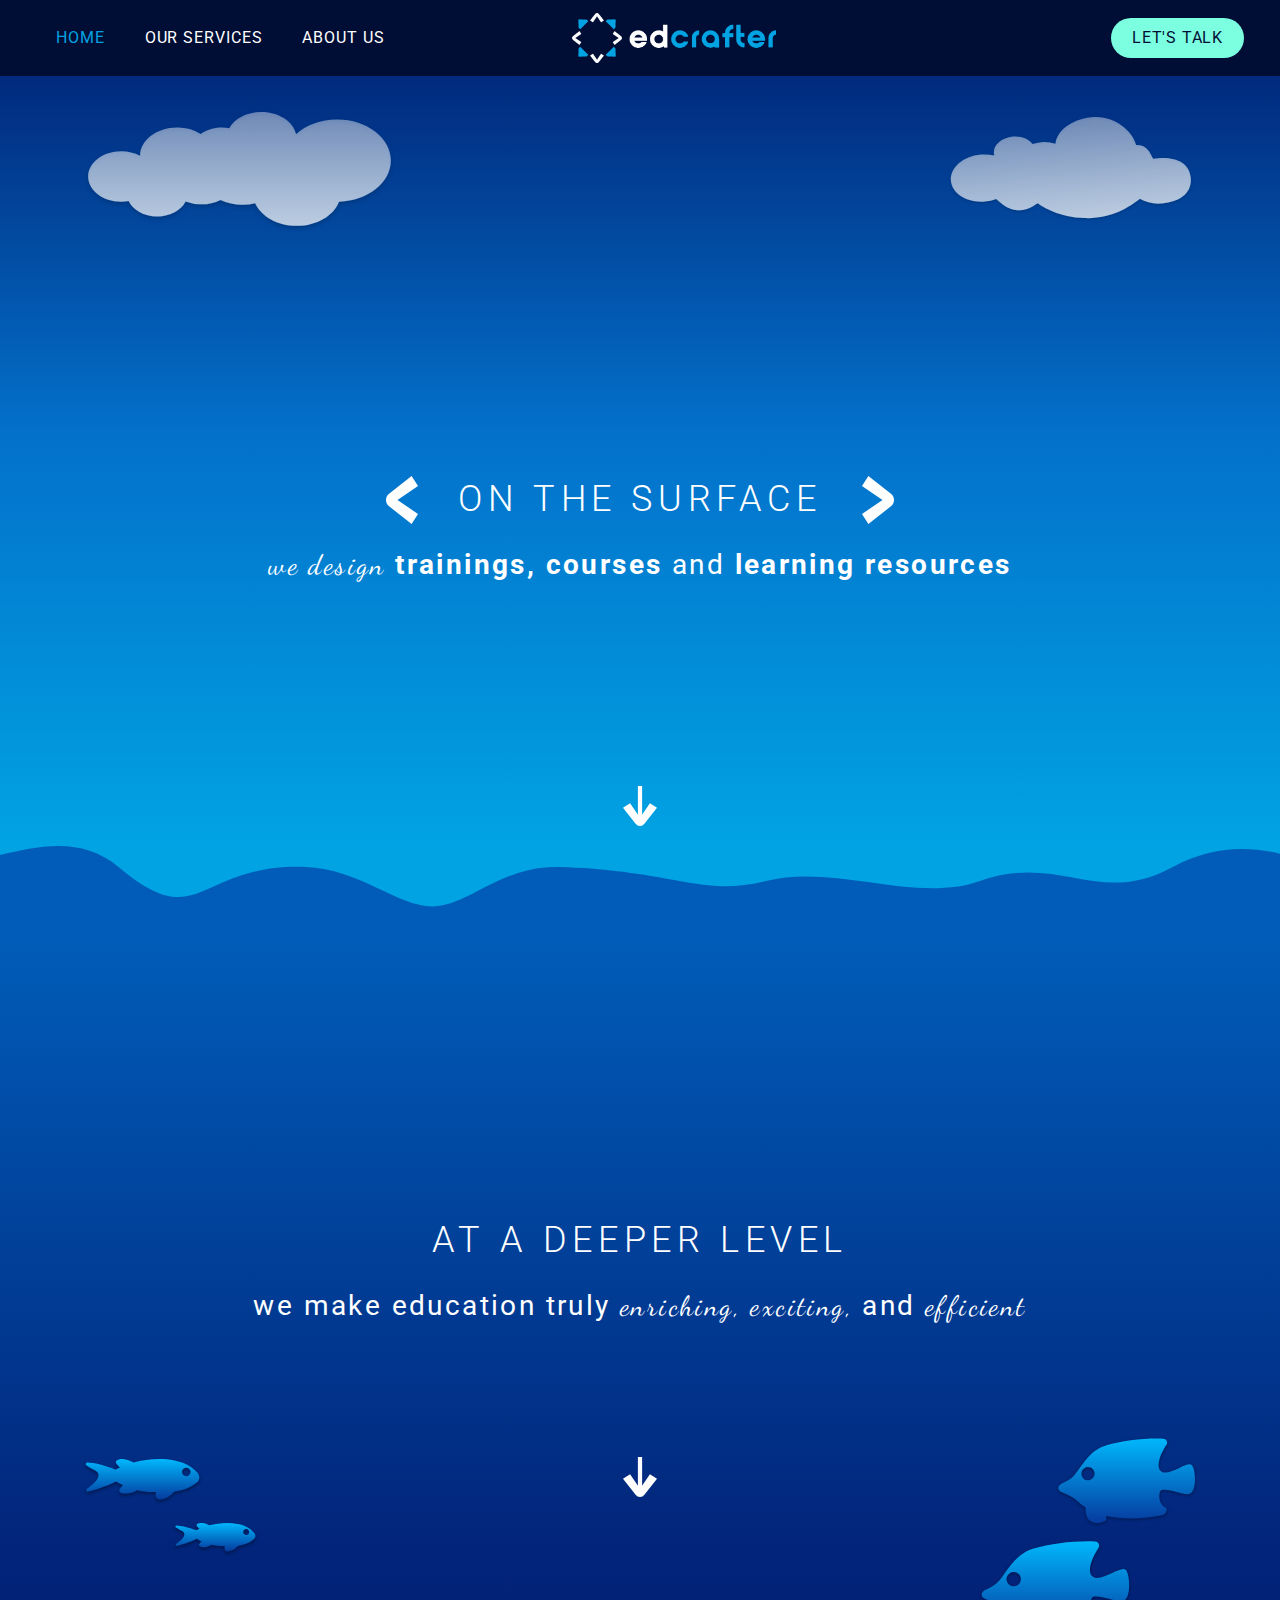
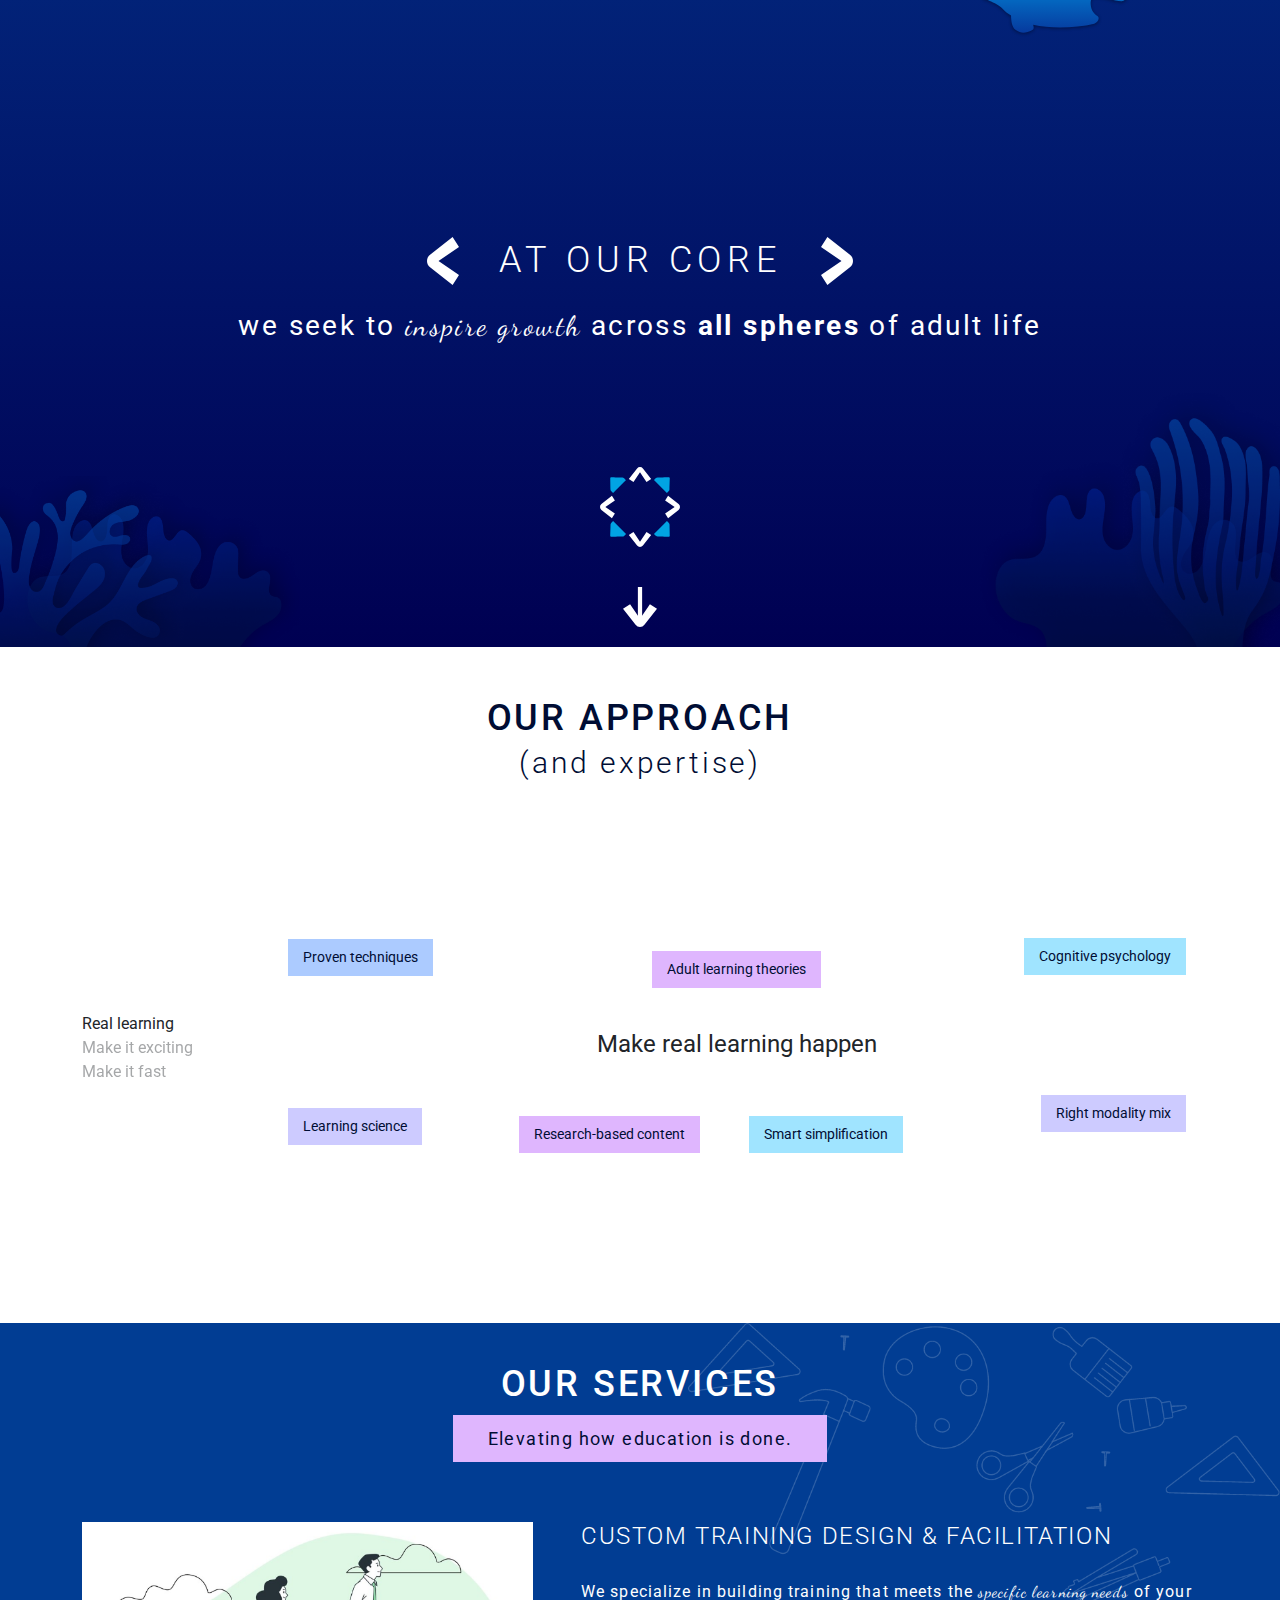
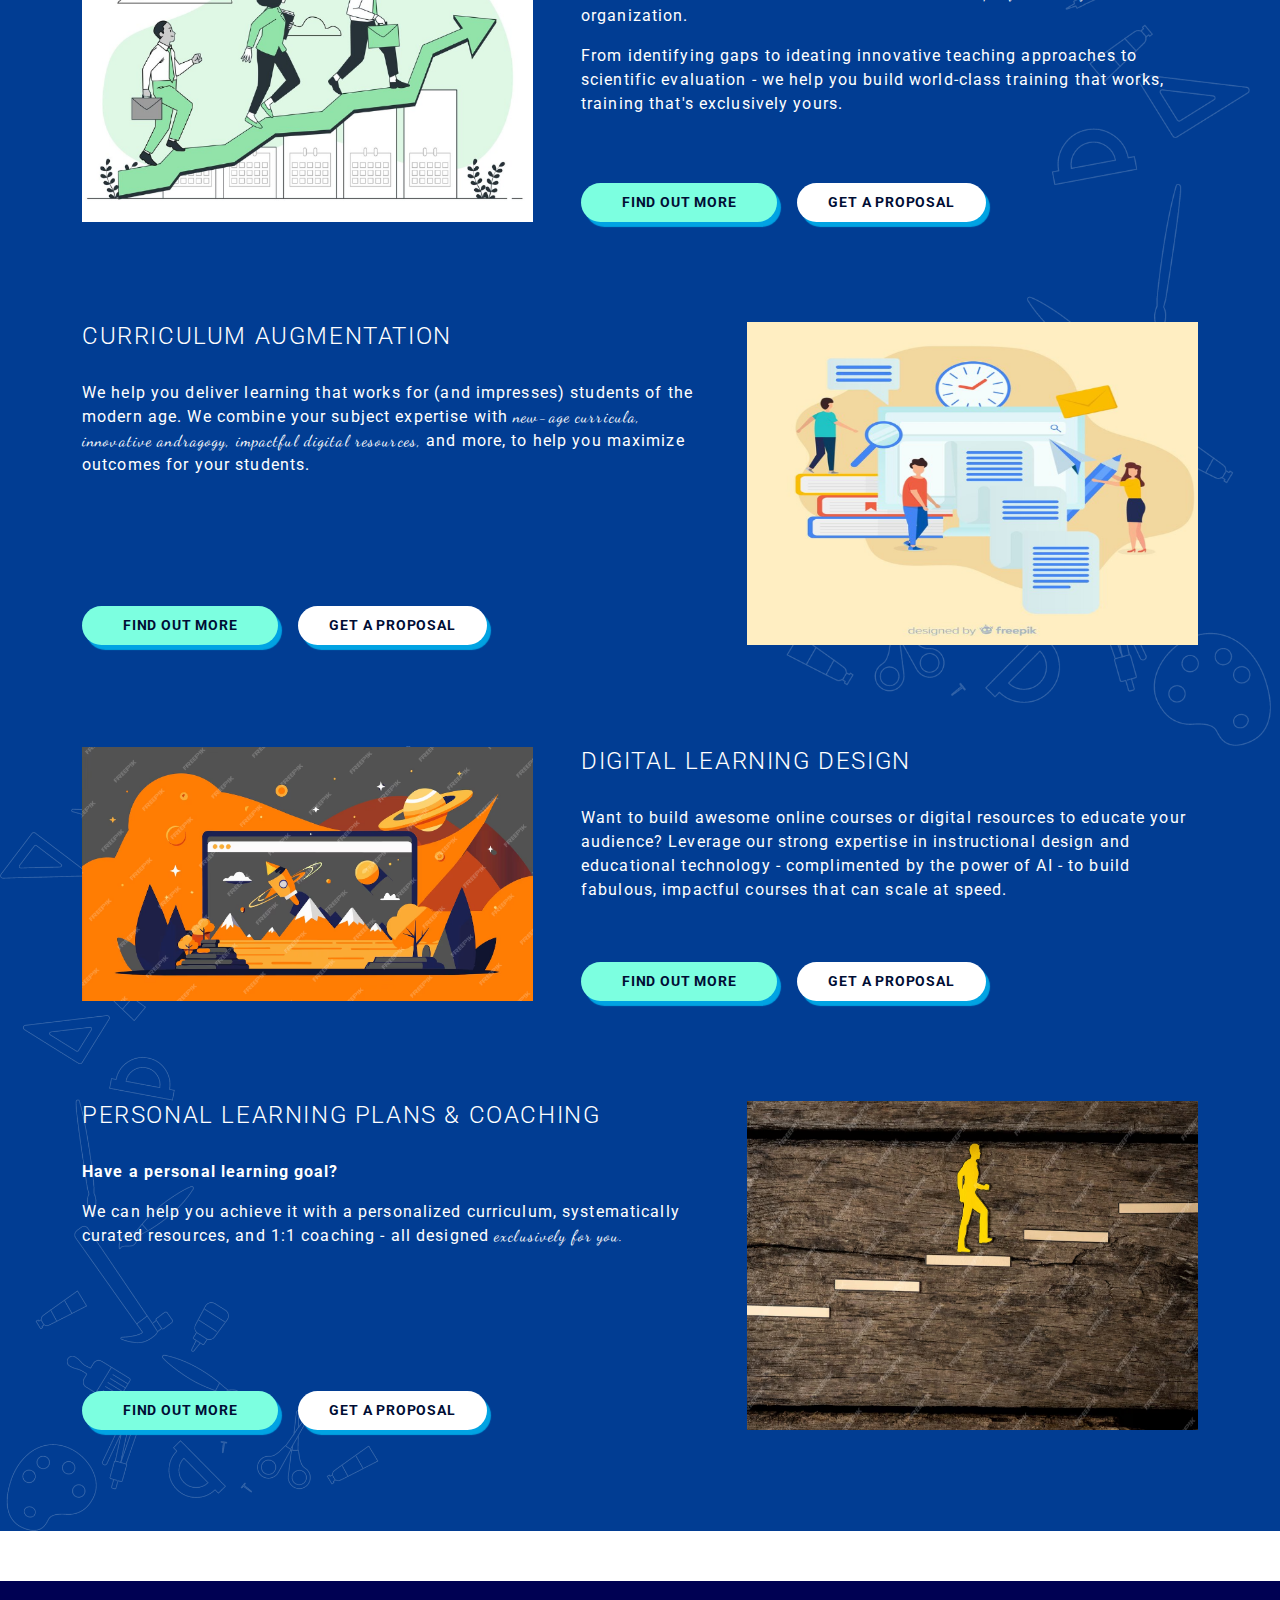
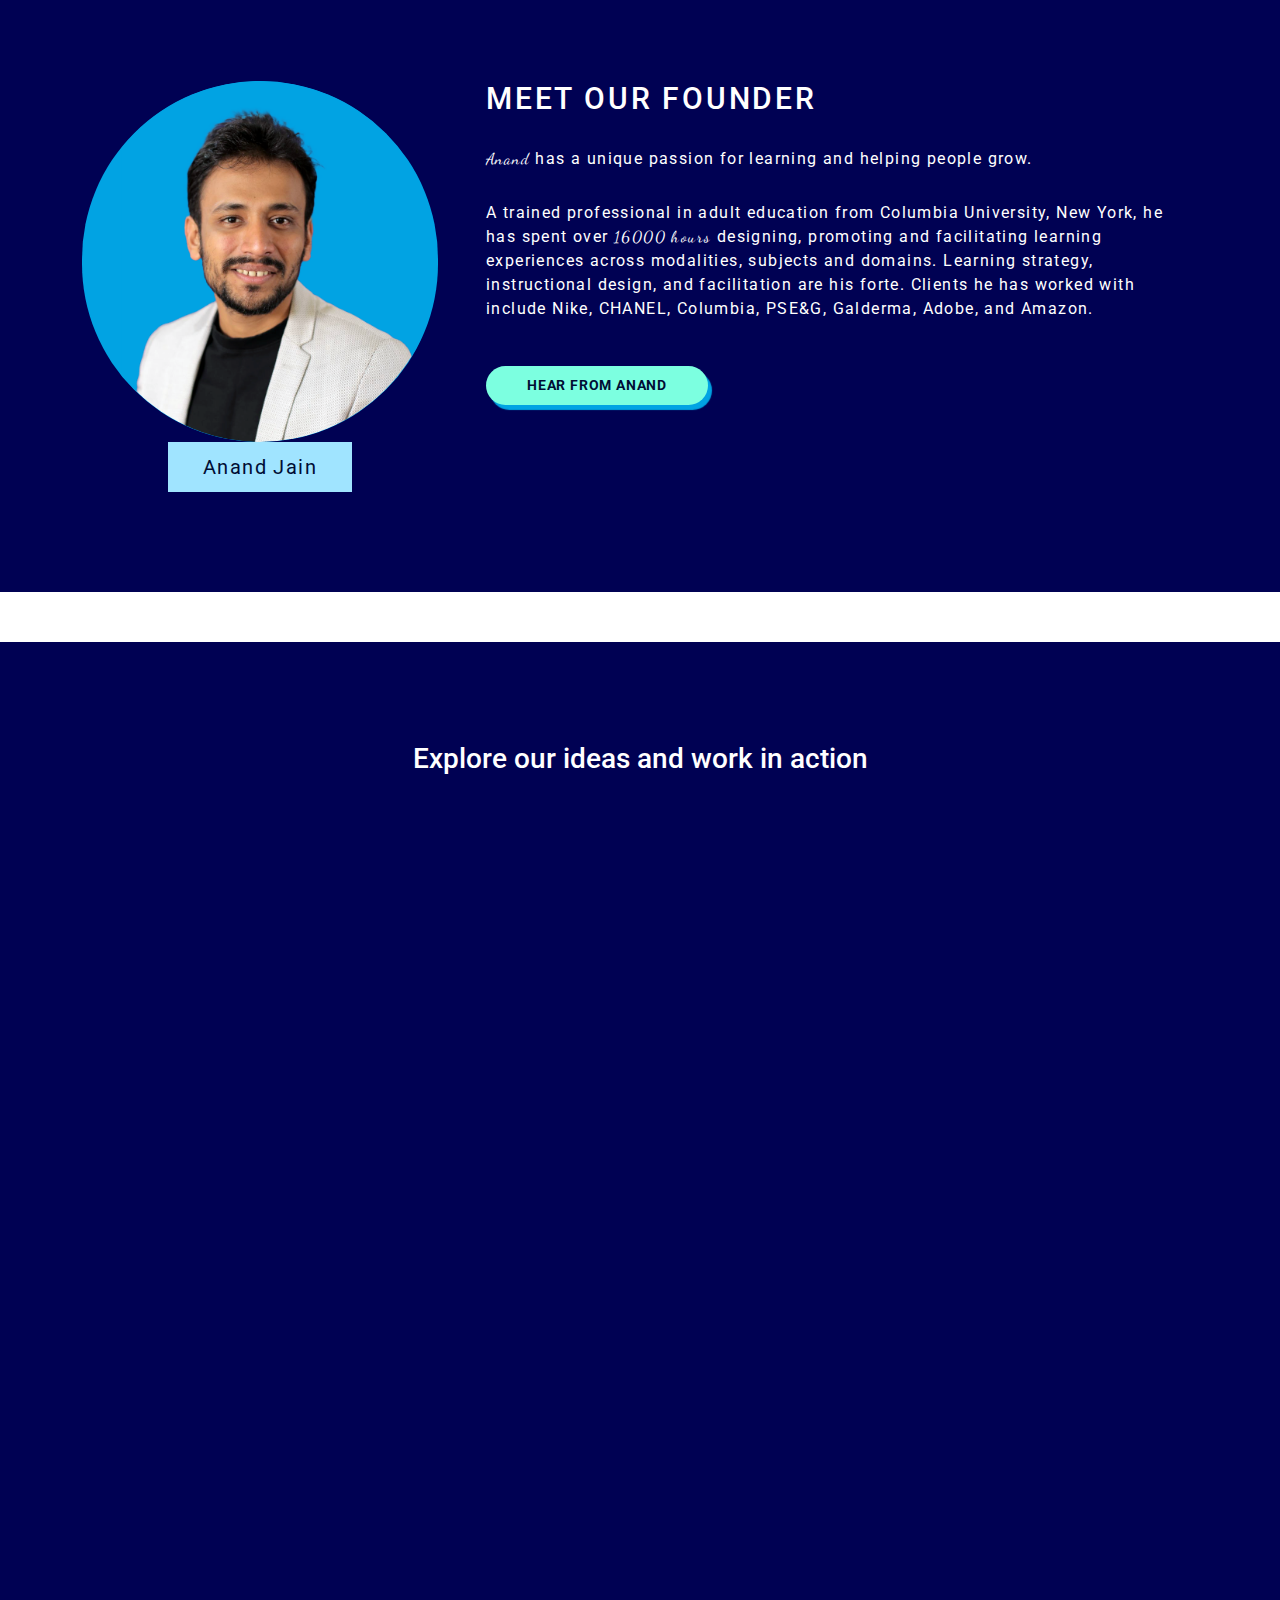
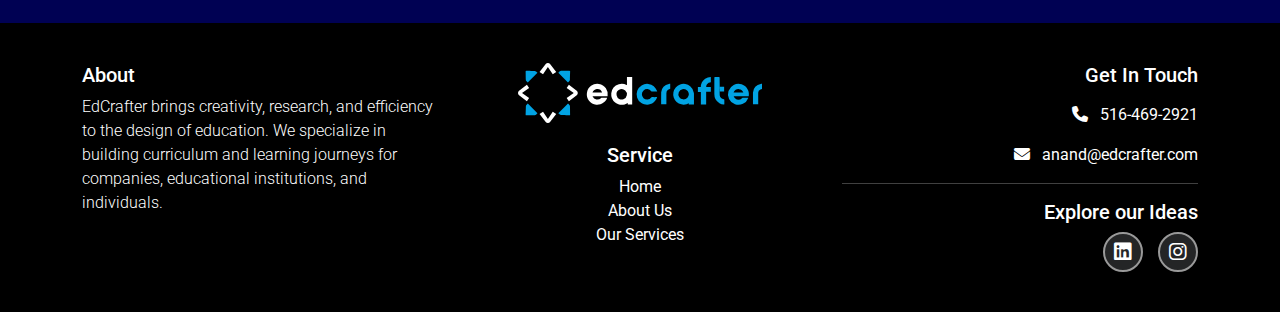
<file: index.html>
<!DOCTYPE html>
<html lang="en">

<head>
  <meta charset="utf-8" />
  <meta name="viewport" content="width=device-width, initial-scale=1" />
  <title>EdCrafted</title>

  <!-- Bootstrap CSS -->
  <link href="https://cdn.jsdelivr.net/npm/bootstrap@5.3.3/dist/css/bootstrap.min.css" rel="stylesheet" />

  <!-- External Stylesheets -->

  <link rel="preconnect" href="https://fonts.googleapis.com">
  <link rel="preconnect" href="https://fonts.gstatic.com" crossorigin>
  <link
    href="https://fonts.googleapis.com/css2?family=Dancing+Script:wght@400..700&family=Roboto:ital,wght@0,100..900;1,100..900&display=swap"
    rel="stylesheet">
  <link href="https://unpkg.com/aos@2.3.1/dist/aos.css" rel="stylesheet">
  <link rel="stylesheet" href="https://cdnjs.cloudflare.com/ajax/libs/font-awesome/6.7.2/css/all.min.css" />
  <link rel="stylesheet" href="css/stylesheet.css" />

  <!-- Custom CSS for Improved Typography -->
  <style>

  </style>
</head>

<body>
  <!-- Header & Navigation -->
  <header>
    <nav class="navbar navbar-expand-lg navbar-dark px-4">
      <div class="container-fluid">
        <div class="collapse navbar-collapse" id="mynavbar">
          <ul class="navbar-nav">
            <li class="nav-item">
              <a class="nav-link active" href="index.html">HOME</a>
            </li>
            <li class="nav-item">
              <a class="nav-link " href="our-services.html">OUR SERVICES</a>
            </li>
            <li class="nav-item">
              <a class="nav-link " href="about.html">ABOUT US</a>
            </li>
          </ul>
        </div>
        <a class="navbar-brand" href="javascript:void(0)">
          <img src="images/edcrafter_logo.png" class="img-fluid" alt="edcrafter" />
        </a>
        <button class="navbar-toggler" type="button" data-bs-toggle="collapse" data-bs-target="#mynavbar">
          <span class="navbar-toggler-icon"></span>
        </button>
        <div class="header-btn">
          <button class="btn btn-nav-primary">LET'S TALK</button>
        </div>
      </div>
    </nav>
  </header>

  <!-- Section: On the Surface -->
  <section class="bg-blue-gradient1 home-sec-1" id="section1">
    <div class="container">
      <div class="home-sec-1-inner">
        <div class="cloude-wrap">
          <span data-aos="fade-down-right" data-aos-easing="linear" data-aos-duration="1500"><img
              src="images/home/cloud-1.svg" class="cloud-img-1" alt="Cloud" /></span>
          <span data-aos="fade-down-left" data-aos-easing="linear" data-aos-duration="1000"><img
              src="images/home/cloud-2.svg" class="cloud-img-2" alt="Cloud" /></span>
        </div>
        <div class="title-area">
          <div class="title-area-top">
            <span data-aos-duration="500" data-aos="fade-right" data-aos-offset="100" data-aos-easing="ease-in-sine"><img
                src="images/home/left_arrow_line.svg" class="title-left-arrow" alt="arrow"></span>
            <h1 class="main-title">ON THE SURFACE</h1>
            <span data-aos="fade-left" data-aos-duration="500" data-aos-offset="100" data-aos-easing="ease-in-sine"><img
                src="images/home/left_arrow_line.svg" class="title-right-arrow" alt="arrow"></span>
          </div>
          <div class="title-area-dis">
            <span class="font-dancing">we design</span> <b>trainings, courses</b> and <b>learning resources</b>
          </div>
        </div>
        <div class="down-arrow-wrap" data-target="#section2">
          <img src="images/home/down.svg" class="down-arrow" alt="arrow">
        </div>
      </div>
    </div>
  </section>
  <div class="wave-wrap">
    <img src="images/home/wave-bg.svg" class="wave-bg" alt="wave" />
  </div>
  <section class="bg-blue-gradient2 home-sec-2">
    <div class="container">
      <div class="effect-wrap" id="section2">
        <span data-aos-duration="500" data-aos="fade-right" data-aos-offset="200" data-aos-easing="ease-in-sine"><img
            src="images/home/effect-left.svg" class="effect-img-1" alt="Cloud" /></span>
        <span data-aos-duration="500" data-aos="fade-left" data-aos-offset="200" data-aos-easing="ease-in-sine"><img
            src="images/home/effect-right.svg" class="effect-img-2" alt="Cloud" /></span>
      </div>
      <div class="img-fish1-wrap">
        <span data-aos-duration="800" data-aos="fade-right" data-aos-offset="200" data-aos-easing="ease-in-sine"><img
            src="images/home/fish-1.svg" class="img-fish-1" alt="Cloud" /></span>
      </div>
      <div class="title-area">
        <div class="title-area-top">
          <span data-aos-duration="500" data-aos="fade-right" data-aos-offset="200" data-aos-easing="ease-in-sine"><img
              src="images/home/left_arrow_line.svg" class="title-left-arrow" alt="arrow"></span>
          <h1 class="main-title">AT A DEEPER LEVEL </h1>
          <span data-aos-duration="500" data-aos="fade-left" data-aos-offset="200" data-aos-easing="ease-in-sine"><img
              src="images/home/left_arrow_line.svg" class="title-right-arrow" alt="arrow"></span>
        </div>
        <div class="title-area-dis">
          we make education truly <span class="font-dancing">enriching, exciting,</span> and <span
            class="font-dancing">efficient</span>
        </div>
      </div>
      <div class="fish-wrap">
        <span><img src="images/home/fish-2.svg" class="img-fish-2" alt="Cloud" /></span>
        <div class="down-arrow-wrap" data-target="#section3">
          <img src="images/home/down.svg" class="down-arrow" alt="arrow">
        </div>
        <span><img src="images/home/fish-3.svg" class="img-fish-3" alt="Cloud" /></span>
      </div>
      <div class="dimmy-space" id="section3"></div>
      <div class="title-area" >
        <div class="title-area-top">
          <img src="images/home/left_arrow_line.svg" class="title-left-arrow" alt="arrow">
          <h1 class="main-title">AT OUR CORE</h1>
          <img src="images/home/left_arrow_line.svg" class="title-right-arrow" alt="arrow">
        </div>
        <div class="title-area-dis">
          we seek to <span class="font-dancing">inspire growth</span> across <b>all spheres</b> of adult life
        </div>
      </div>
      <div class="sec-2-bottom">
        <img src="images/home/Symbol.svg" class="img-symbol" alt="img-symbol" />
        <div class="down-arrow-wrap" data-target="#section4">
          <img src="images/home/down.svg" class="down-arrow" alt="arrow">
        </div>
      </div>
    </div>
    <img src="images/home/grass-left.png" class="img-grass-left" alt="image" />
    <img src="images/home/grass-right.png" class="img-grass-right" alt="image" />
  </section>

  <!-- Section: Our Approach -->
  <section class="sec-our-approach" id="section4">
    <div class="sec-title-area text-center">
      <h2 class="sec-title">OUR APPROACH <br /><span>(and expertise)</span></h2>
    </div>
    <div class="slider-container">

      <div class="container">
        <div class="row">
          <div class="col-lg-auto">
            <div class="slider-text">
              <div class="slide-link active" data-slide="0">Real learning</div>
              <div class="slide-link" data-slide="1">Make it exciting</div>
              <div class="slide-link" data-slide="2">Make it fast</div>
            </div>
          </div>
          <div class="col">
            <div class="slider">
              <div class="slide active">
                <div class="slide-inner">
                  <div class="row">
                    <div class="col-lg-4 col-6 mb-2">
                      <span class="text-chip bg-blue-box mt-1">Proven techniques</span>
                    </div>
                    <div class="col-lg-4 col-6 mb-2 text-center">
                      <span class="text-chip bg-purple-box mt-3">Adult learning theories</span>
                    </div>
                    <div class="col-lg-4 col-6 mb-2 text-lg-end">
                      <span class="text-chip bg-lightblue-box">Cognitive psychology</span>
                    </div>
                  </div>
                  <div class="center-main-text text-center">Make real learning happen</div>
                  <div class="row">
                    <div class="col-lg-3 col-6 mb-2">
                      <span class="text-chip bg-gray-box mt-3">Learning science</span>
                    </div>
                    <div class="col-lg-3 col-6 mb-2">
                      <span class="text-chip bg-purple-box mt-4">Research-based content</span>
                    </div>
                    <div class="col-lg-3 col-6 mb-2">
                      <span class="text-chip bg-lightblue-box mt-4">Smart simplification</span>
                    </div>
                    <div class="col-lg-3 col-6 mb-2 text-lg-end">
                      <span class="text-chip bg-gray-box ">Right modality mix</span>
                    </div>
                  </div>
                </div>
              </div>
              <div class="slide">
                <div class="slide-inner">
                  <div class="row">
                    <div class="col-lg-3  col-6 mb-2">
                      <span class="text-chip bg-blue-box mt-5">Art and music</span>
                    </div>
                    <div class="col-lg-3 col-6 mb-2">
                      <span class="text-chip bg-gray-box">Gripping activites</span>
                    </div>
                    <div class="col-lg-3 col-6 mb-2">
                      <span class="text-chip bg-purple-box mt-3">Suspense</span>
                    </div>
                    <div class="col-lg-3 col-6 mb-2 text-lg-end">
                      <span class="text-chip bg-blue-box mt-2">Themes and concepts</span>
                    </div>
                  </div>
                  <div class="center-main-text text-center">Make it exciting</div>
                  <div class="row">
                    <div class="col-lg-3 col-6 mb-2">
                      <span class="text-chip bg-gray-box mt-3">Community</span>
                    </div>
                    <div class="col-lg-3 col-6 mb-2">
                      <span class="text-chip bg-purple-box mt-4">Stunning visuals</span>
                    </div>
                    <div class="col-lg-3 col-6 mb-2">
                      <span class="text-chip bg-lightblue-box mt-4">Awesome writing</span>
                    </div>
                    <div class="col-lg-3 col-6 mb-2 text-lg-end">
                      <span class="text-chip bg-gray-box ">Stories</span>
                    </div>
                  </div>
                </div>
              </div>
              <div class="slide">
                <div class="slide-inner">
                  <div class="row">
                    <div class="col-lg-3 col-6 mb-2">
                      <span class="text-chip bg-blue-box mt-5">Relevant content</span>
                    </div>
                    <div class="col-lg-3 col-6 mb-2">
                      <span class="text-chip bg-gray-box">Thoughtful timing</span>
                    </div>
                    <div class="col-lg-3 col-6 mb-2">
                      <span class="text-chip bg-purple-box mt-3">Optimal practice</span>
                    </div>
                    <div class="col-lg-3 col-6 mb-2 text-lg-end">
                      <span class="text-chip bg-blue-box mt-2">Right flow</span>
                    </div>
                  </div>
                  <div class="center-main-text text-center">Make it fast</div>
                  <div class="row">
                    <div class="col-lg-4 col-6 mb-2">
                      <span class="text-chip bg-gray-box mt-3">Logical structure</span>
                    </div>
                    <div class="col-lg-4 col-6 mb-2 text-center">
                      <span class="text-chip bg-purple-box mt-4">Learner-centered design</span>
                    </div>
                    <div class="col-lg-4 col-6 mb-2 text-lg-end">
                      <span class="text-chip bg-gray-box ">Great technology</span>
                    </div>
                  </div>
                </div>
              </div>
            </div>
          </div>
        </div>
      </div>

    </div>
  </section>

  <!-- Section: Our Services (with image on right) -->
  <section class="sec-our-services">
    <div class="container">
      <div class="sec-title-area text-center">
        <h2 class="sec-title">OUR SERVICES</h2>
        <div class="sec-sub-title">Elevating how education is done.</div>
      </div>
      <div class="services-list-item">
        <div class="row text-white">
          <div class="col-lg-5 mb-4 mb-lg-0">
            <img src="images/home/service1.png" class="img-fluid d-block mx-auto" alt="Service" />
          </div>
          <div class="col-lg-7">
            <div class="ser-list-item-textarea ps-xl-4">
              <h5 class="sec-item-title">CUSTOM TRAINING DESIGN & FACILITATION</h5>
              <p>We specialize in building training that meets the <span class="font-dancing">specific learning
                  needs</span> of
                your organization.</p>
              <p>From identifying gaps to ideating innovative teaching approaches to scientific evaluation - we help
                you build world-class training that works, training that's exclusively yours.</p>
              <div class="sec-btn-area d-flex">
                <button class="btn btn-cu-primary">FIND OUT MORE</button>
                <button class="btn btn-cu-secondary">GET A PROPOSAL</button>
              </div>
            </div>
          </div>
        </div>
      </div>
      <div class="services-list-item">
        <div class="row text-white">
          <div class="col-lg-5 mb-4 mb-lg-0 order-lg-1">
            <img src="images/home/service2.png" class="img-fluid d-block mx-auto" alt="Service" />
          </div>
          <div class="col-lg-7 order-lg-0">
            <div class="ser-list-item-textarea pe-xl-4">
              <h5 class="sec-item-title">CURRICULUM AUGMENTATION</h5>
              <p>We help you deliver learning that works for (and impresses) students of the modern age. We combine
                your subject expertise with <span class="font-dancing">new-age curricula, innovative andragogy,
                  impactful digital resources,</span> and more, to help you maximize outcomes for your students.</p>
              <div class="sec-btn-area d-flex">
                <button class="btn btn-cu-primary" onclick="window.location.href='our-services-2.html'">
                  FIND OUT MORE
              </button>
                <button class="btn btn-cu-secondary">GET A PROPOSAL</button>
              </div>
            </div>
          </div>
        </div>
      </div>
    </div>
  </section>

  <!-- Section: Our Services (with image on left) -->
  <section class="sec-our-services bg-image-left">
    <div class="container">
      <div class="services-list-item">
        <div class="row text-white">
          <div class="col-lg-5 mb-4 mb-lg-0">
            <img src="images/home/service3.png" class="img-fluid d-block mx-auto" alt="Service" />
          </div>
          <div class="col-lg-7">
            <div class="ser-list-item-textarea ps-xl-4">
              <h5 class="sec-item-title">DIGITAL LEARNING DESIGN</h5>
              <p>Want to build awesome online courses or digital resources to educate your audience? Leverage our strong
                expertise in instructional design and educational technology - complimented by the power of AI - to
                build fabulous, impactful courses that can scale at speed.</p>
              <div class="sec-btn-area d-flex">
                <button class="btn btn-cu-primary" onclick="window.location.href='digital-learning.html'">
                  FIND OUT MORE
              </button>
                <button class="btn btn-cu-secondary">GET A PROPOSAL</button>
              </div>
            </div>
          </div>
        </div>
      </div>
      <div class="services-list-item">
        <div class="row text-white">
          <div class="col-lg-5 mb-4 mb-lg-0 order-lg-1">
            <img src="images/home/service4.png" class="img-fluid d-block mx-auto" alt="Service" />
          </div>
          <div class="col-lg-7 order-lg-0">
            <div class="ser-list-item-textarea pe-xl-4">
              <h5 class="sec-item-title">PERSONAL LEARNING PLANS & COACHING</h5>
              <p><b>Have a personal learning goal?</b></p>
              <p>We can help you achieve it with a personalized curriculum, systematically curated resources, and 1:1
                coaching - all designed <span class="font-dancing">exclusively for you.</span> </p>
              <div class="sec-btn-area d-flex">
                <button class="btn btn-cu-primary" onclick="window.location.href='coaching.html'">
                  FIND OUT MORE
              </button>
                <button class="btn btn-cu-secondary">GET A PROPOSAL</button>
              </div>
            </div>
          </div>
        </div>
      </div>
    </div>
  </section>

  <!-- Section: Meet the Founder -->
  <section class="sec-meet text-white">
    <div class="container">
      <div class="row">
        <div class="col-lg-4 mb-4 mb-lg-0">
          <div class="text-center">
            <img src="images/home/profile.png" class="profile-image" alt="Service" />
            <div class="profile-name">Anand Jain</div>
          </div>
        </div>
        <div class="col-lg-8">
          <div class="meet-textarea ps-xl-4">
            <h3>MEET OUR FOUNDER</h3>
            <p><span class="font-dancing">Anand</span> has a unique passion for learning and helping people grow.</p>
            <p>A trained professional in adult education from Columbia University, New York, he has spent over <span
                class="font-dancing">16000 hours</span> designing, promoting and facilitating learning experiences
              across modalities, subjects and domains. Learning strategy, instructional design, and facilitation are his
              forte. Clients he has worked with include Nike, CHANEL, Columbia, PSE&G, Galderma, Adobe, and Amazon.</p>
            <div class="sec-btn-area d-flex">
              <button class="btn btn-cu-primary">HEAR FROM ANAND</button>
            </div>
          </div>
        </div>
      </div>
    </div>
  </section>

  <!-- Section: Explore our ideas and work in action-->
  <section class="sec-meet text-white">
    <div class="container">
      <div class="text-center">
        <h2 class="idea-video-title">Explore our ideas and work in action</h3>
      </div>
      <div class="row">
        <div class="col-lg-10 offset-lg-1">
          <iframe width="100%" height="700" src="https://www.youtube.com/embed/93ITrXpG7fo?si=tpaSxqVjMJ6QS0Gi"
            title="YouTube video player" frameborder="0"
            allow="accelerometer; autoplay; clipboard-write; encrypted-media; gyroscope; picture-in-picture; web-share"
            referrerpolicy="strict-origin-when-cross-origin" allowfullscreen></iframe>
        </div>
      </div>
    </div>
  </section>

  <!-- Footer -->
  <footer class="footer-main text-white">
    <div class="container">
      <div class="row">
        <div class="col-lg-4">
          <div class="footer-about">
            <h5>About</h5>
            <p>EdCrafter brings creativity, research, and efficiency to the design of education. We specialize in
              building curriculum and learning journeys for companies, educational institutions, and individuals.</p>
          </div>
        </div>
        <div class="col-lg-4 text-center">
          <a href="index.html" class="footer-logo">
            <img src="images/edcrafter_logo.svg" alt="logo">
          </a>
          <div class="footer-service-list">
            <h5>Service</h5>
            <ul class="footer-list">
              <li class="">
                <a class="" href="index.html">Home</a>
              </li>
              <li class="">
                <a class="" href="about.html">About Us</a>
              </li>
              <li class="">
                <a class="" href="our-services.html">Our Services</a>
              </li>
            </ul>
          </div>
        </div>
        <div class="col-lg-4">
          <div class="footer-get-in-touch">
            <h5 class="mb-3">Get In Touch</h5>
            <p class="f-phone-email"><i class="fa-solid fa-phone me-2"></i> <a href="tel:516-469-2921">516-469-2921</a>
            </p>
            <p class="f-phone-email"><i class="fa-solid fa-envelope me-2"></i> <a
                href="mailto:anand@edcrafter.com">anand@edcrafter.com</a></p>
            <hr>
            <h5>Explore our Ideas</h5>
            <div class="f-explore">
              <a href="#"><i class="fa-brands fa-linkedin"></i></a>
              <a href="#"><i class="fa-brands fa-instagram"></i></a>
            </div>
          </div>
        </div>
      </div>
    </div>
  </footer>


  <!-- jQuery, Custom JS and Bootstrap Bundle -->
  <script src="https://ajax.googleapis.com/ajax/libs/jquery/3.5.1/jquery.min.js"></script>
  <script src="https://cdn.jsdelivr.net/npm/bootstrap@5.3.3/dist/js/bootstrap.bundle.min.js"></script>
  <script src="https://unpkg.com/aos@2.3.1/dist/aos.js"></script>
  <script src="js/custom.js"></script>
  <script>
    AOS.init();
  </script>
</body>

</html>
</file>
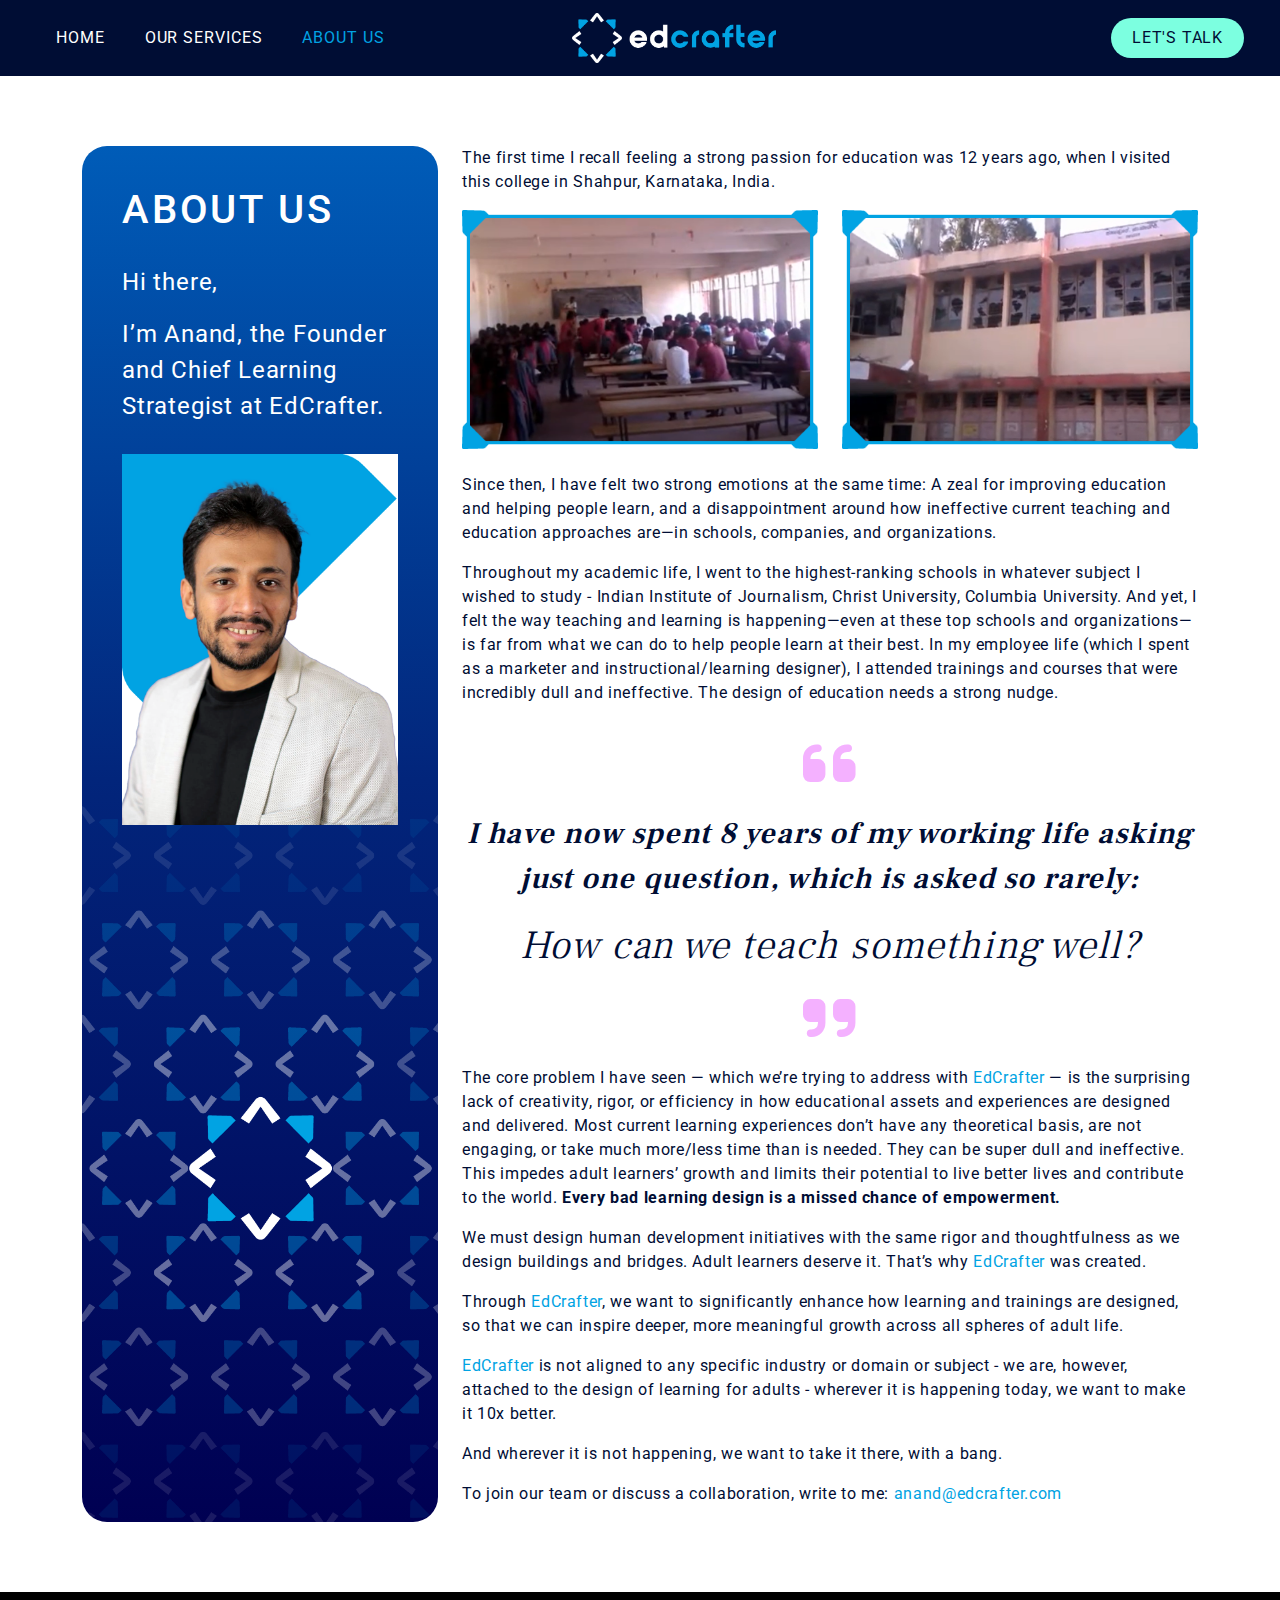
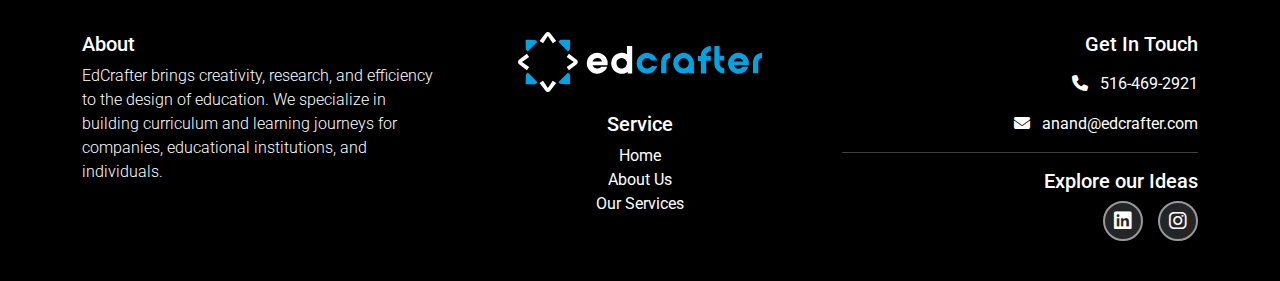
<file: about.html>
<!DOCTYPE html>
<html lang="en">

<head>
  <meta charset="utf-8" />
  <meta name="viewport" content="width=device-width, initial-scale=1" />
  <title>EdCrafted | About</title>

  <!-- Bootstrap CSS -->
  <link href="https://cdn.jsdelivr.net/npm/bootstrap@5.3.3/dist/css/bootstrap.min.css" rel="stylesheet" />

  <!-- External Stylesheets -->
  <link rel="preconnect" href="https://fonts.googleapis.com">
  <link rel="preconnect" href="https://fonts.gstatic.com" crossorigin>
  <link
    href="https://fonts.googleapis.com/css2?family=Dancing+Script:wght@400..700&family=Frank+Ruhl+Libre:wght@300..900&family=Roboto:ital,wght@0,100..900;1,100..900&display=swap"
    rel="stylesheet">
  <link href="https://unpkg.com/aos@2.3.1/dist/aos.css" rel="stylesheet">
  <link rel="stylesheet" href="https://cdnjs.cloudflare.com/ajax/libs/font-awesome/6.7.2/css/all.min.css" />
  <link rel="stylesheet" href="css/stylesheet.css" />

</head>

<body>
  <!-- Header & Navigation -->
  <header>
    <nav class="navbar navbar-expand-lg navbar-dark px-4">
      <div class="container-fluid">
        <div class="collapse navbar-collapse" id="mynavbar">
          <ul class="navbar-nav">
            <li class="nav-item">
              <a class="nav-link" href="index.html">HOME</a>
            </li>
            <li class="nav-item">
              <a class="nav-link " href="our-services.html">OUR SERVICES</a>
            </li>
            <li class="nav-item">
              <a class="nav-link active" href="about.html">ABOUT US</a>
            </li>
          </ul>
        </div>
        <a class="navbar-brand" href="javascript:void(0)">
          <img src="images/edcrafter_logo.png" class="img-fluid" alt="edcrafter" />
        </a>
        <button class="navbar-toggler" type="button" data-bs-toggle="collapse" data-bs-target="#mynavbar">
          <span class="navbar-toggler-icon"></span>
        </button>
        <div class="header-btn">
          <button class="btn btn-nav-primary">LET'S TALK</button>
        </div>
      </div>
    </nav>
  </header>

  <!-- Section: On the Surface -->
  <section class="sec-about-us">
    <div class="container">
      <div class="row">
        <div class="col-lg-4 mb-5 mb-lg-0">
          <div class="left-about-area">
            <h1 class="about-page-title">ABOUT US</h1>
            <p class="about-page-sub-title mb-3">Hi there,</p>
            <p class="about-page-sub-title">I’m Anand, the Founder and Chief Learning Strategist at EdCrafter.</p>
            <img src="images/about/profile.png" alt="" class="about-page-profile">
          </div>
        </div>
        <div class="col-lg-8">
          <div class="right-about-area">
            <p>The first time I recall feeling a strong passion for education was 12 years ago, when I visited this
              college in Shahpur, Karnataka, India.</p>
            <div class="row mb-lg-4 mb-3">
              <div class="col-md-6">
                <img src="images/about/1.png" alt="" class="">
              </div>
              <div class="col-md-6">
                <img src="images/about/2.png" alt="" class="">
              </div>
            </div>
            <p>Since then, I have felt two strong emotions at the same time: A zeal for improving education and
              helping people learn, and a disappointment around how ineffective current teaching and education
              approaches are—in schools, companies, and organizations.</p>
            <p>Throughout my academic life, I went to the highest-ranking schools in whatever subject I wished to
              study - Indian Institute of Journalism, Christ University, Columbia University. And yet, I felt the way
              teaching and learning is happening—even at these top schools and organizations—is far from what we can
              do to help people learn at their best. In my employee life (which I spent as a marketer and
              instructional/learning designer), I attended trainings and courses that were incredibly dull and
              ineffective. The design of education needs a strong nudge.</p>
            <div class="text-center qua-text">
              <i class="fa-solid fa-quote-left"></i>
            </div>
            <div class="font-frank text-center font-sty-1">I have now spent 8 years of my working life asking just one question, which
              is asked so
              rarely:</div>
            <div class="font-frank text-center font-sty-2">How can we teach something well?</div>
            <div class="text-center qua-text">
              <i class="fa-solid fa-quote-right"></i>
            </div>
            <p>The core problem I have seen — which we’re trying to address with <a href="#">EdCrafter</a> — is the
              surprising lack of
              creativity, rigor, or efficiency in how educational assets and experiences are designed and delivered.
              Most current learning experiences don’t have any theoretical basis, are not engaging, or take much
              more/less time than is needed. They can be super dull and ineffective. This impedes adult learners’
              growth and limits their potential to live better lives and contribute to the world. <b>Every bad learning
                design is a missed chance of empowerment.</b> </p>
            <p>We must design human development initiatives with the same
              rigor and thoughtfulness as we design buildings and bridges. Adult learners deserve it. That’s why
              <a href="#">EdCrafter</a> was created.
            </p>
            <p>Through <a href="#">EdCrafter</a>, we want to significantly enhance how learning and trainings are
              designed, so that we
              can inspire deeper, more meaningful growth across all spheres of adult life.
            </p>
            <p><a href="#">EdCrafter</a> is not aligned to any specific industry or domain or subject - we are, however,
              attached to
              the design of learning for adults - wherever it is happening today, we want to make it 10x better. </p>
            <p>And wherever it is not happening, we want to take it there, with a bang. </p>
            <p>To join our team or discuss a collaboration, write to me: <a
                href="mailto:anand@edcrafter.com">anand@edcrafter.com</a></p>

          </div>
        </div>
      </div>
    </div>
  </section>

  <!-- Footer -->
  <footer class="footer-main text-white">
    <div class="container">
      <div class="row">
        <div class="col-lg-4">
          <div class="footer-about">
            <h5>About</h5>
            <p>EdCrafter brings creativity, research, and efficiency to the design of education. We specialize in
              building curriculum and learning journeys for companies, educational institutions, and individuals.</p>
          </div>
        </div>
        <div class="col-lg-4 text-center">
          <a href="index.html" class="footer-logo">
            <img src="images/edcrafter_logo.svg" alt="logo">
          </a>
          <div class="footer-service-list">
            <h5>Service</h5>
            <ul class="footer-list">
              <li class="">
                <a class="" href="index.html">Home</a>
              </li>
              <li class="">
                <a class="" href="about.html">About Us</a>
              </li>
              <li class="">
                <a class="" href="our-services.html">Our Services</a>
              </li>
            </ul>
          </div>
        </div>
        <div class="col-lg-4">
          <div class="footer-get-in-touch">
            <h5 class="mb-3">Get In Touch</h5>
            <p class="f-phone-email"><i class="fa-solid fa-phone me-2"></i> <a href="tel:516-469-2921">516-469-2921</a>
            </p>
            <p class="f-phone-email"><i class="fa-solid fa-envelope me-2"></i> <a
                href="mailto:anand@edcrafter.com">anand@edcrafter.com</a></p>
            <hr>
            <h5>Explore our Ideas</h5>
            <div class="f-explore">
              <a href="#"><i class="fa-brands fa-linkedin"></i></a>
              <a href="#"><i class="fa-brands fa-instagram"></i></a>
            </div>
          </div>
        </div>
      </div>
    </div>
  </footer>


  <!-- jQuery, Custom JS and Bootstrap Bundle -->
  <script src="https://ajax.googleapis.com/ajax/libs/jquery/3.5.1/jquery.min.js"></script>
  <script src="https://cdn.jsdelivr.net/npm/bootstrap@5.3.3/dist/js/bootstrap.bundle.min.js"></script>
  <script src="https://unpkg.com/aos@2.3.1/dist/aos.js"></script>
  <script src="js/custom.js"></script>
  <script>
    AOS.init();
  </script>
</body>

</html>
</file>
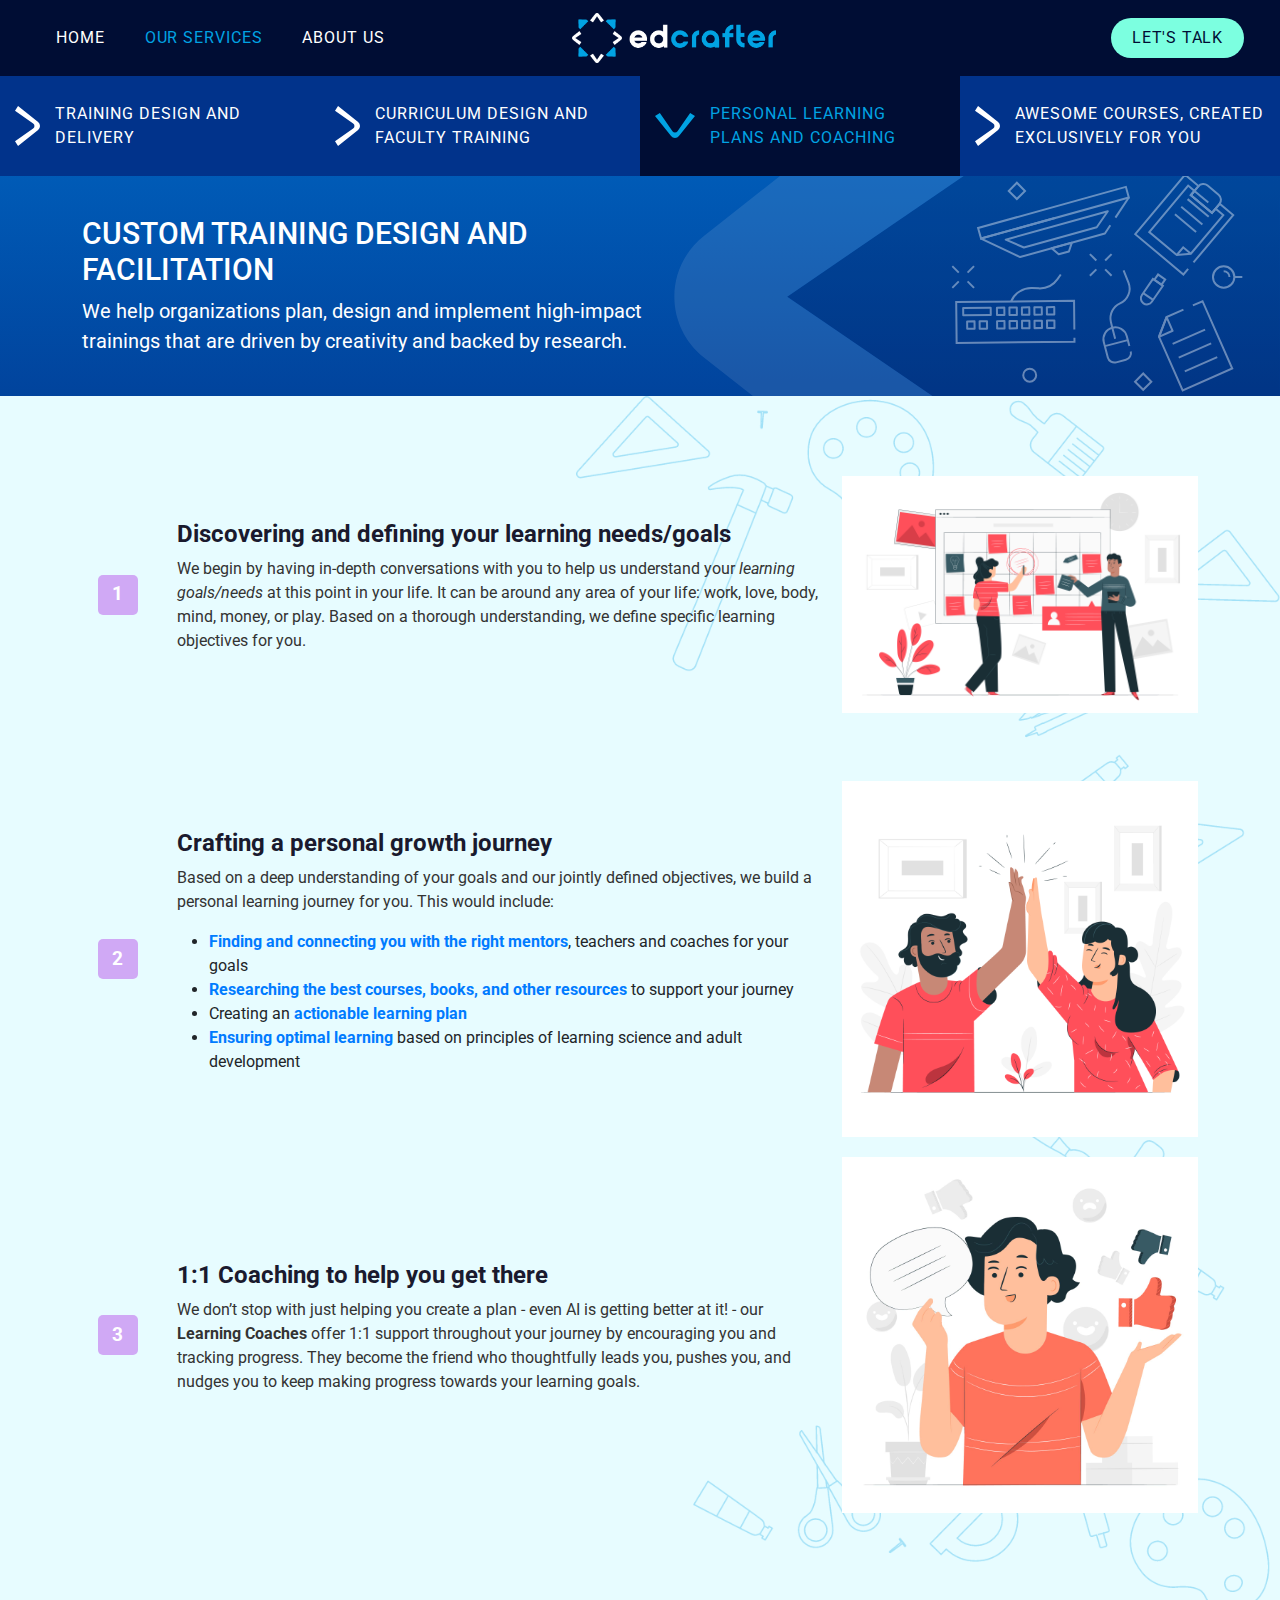
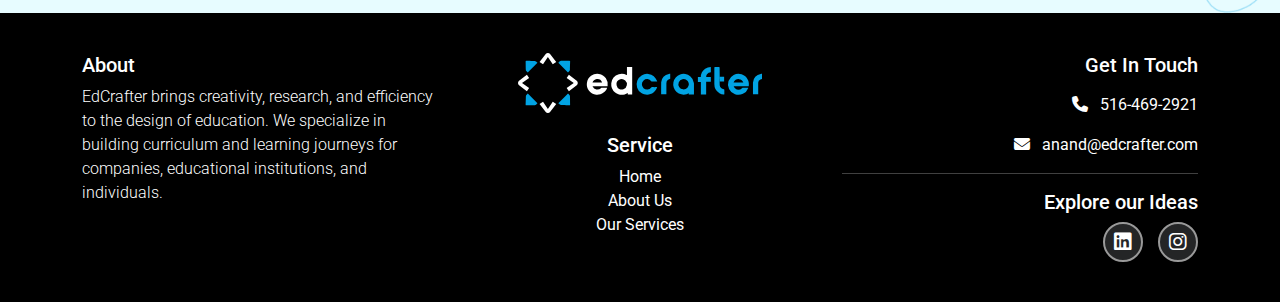
<file: coaching.html>
<!DOCTYPE html>
<html lang="en">
   <head>
      <meta charset="utf-8" />
      <meta name="viewport" content="width=device-width, initial-scale=1" />
      <title>EdCrafted | About</title>
      <!-- Bootstrap CSS -->
      <link href="https://cdn.jsdelivr.net/npm/bootstrap@5.3.3/dist/css/bootstrap.min.css" rel="stylesheet" />
      <!-- External Stylesheets -->
      <link rel="preconnect" href="https://fonts.googleapis.com">
      <link rel="preconnect" href="https://fonts.gstatic.com" crossorigin>
      <link
         href="https://fonts.googleapis.com/css2?family=Dancing+Script:wght@400..700&family=Frank+Ruhl+Libre:wght@300..900&family=Roboto:ital,wght@0,100..900;1,100..900&display=swap"
         rel="stylesheet">
      <link href="https://unpkg.com/aos@2.3.1/dist/aos.css" rel="stylesheet">
      <link rel="stylesheet" href="https://cdnjs.cloudflare.com/ajax/libs/font-awesome/6.7.2/css/all.min.css" />
      <link rel="stylesheet" href="css/stylesheet.css" />
      <style>
         .step-container {
         display: flex;
         align-items: flex-start;
         position: relative;
         margin-bottom: 20px; /* Adjust spacing between steps */
         }
         .step-number {
         background-color: #D0A9F5;
         color: #fff;
         font-size: 1.2rem;
         font-weight: bold;
         width: 40px;
         height: 40px;
         display: flex;
         align-items: center;
         justify-content: center;
         border-radius: 5px;
         position: relative;
         }
         /* Ensure line extends properly */
         .step-container:not(:last-child) .step-number::after {
         height: calc(100% + 30px); /* Adjust dynamically */
         }
         /* Remove line from the last step */
         .step-container:last-child .step-number::after {
         display: none;
         }
         .step-title {
         font-weight: bold;
         color: #1a1a2e;
         }
         .step-content {
         color: #333;
         }
         .highlight {
         font-weight: bold;
         color: #007bff;
         }
      </style>
   </head>
   <body>
      <!-- Header & Navigation -->
      <header>
         <nav class="navbar navbar-expand-lg navbar-dark px-4">
            <div class="container-fluid">
               <div class="collapse navbar-collapse" id="mynavbar">
                  <ul class="navbar-nav">
                     <li class="nav-item">
                        <a class="nav-link" href="index.html">HOME</a>
                     </li>
                     <li class="nav-item">
                        <a class="nav-link active" href="our-services.html">OUR SERVICES</a>
                     </li>
                     <li class="nav-item">
                        <a class="nav-link " href="about.html">ABOUT US</a>
                     </li>
                  </ul>
               </div>
               <a class="navbar-brand" href="javascript:void(0)">
               <img src="images/edcrafter_logo.png" class="img-fluid" alt="edcrafter" />
               </a>
               <button class="navbar-toggler" type="button" data-bs-toggle="collapse" data-bs-target="#mynavbar">
               <span class="navbar-toggler-icon"></span>
               </button>
               <div class="header-btn">
                  <button class="btn btn-nav-primary">LET'S TALK</button>
               </div>
            </div>
         </nav>
      </header>
      <section class="sec-service-nav">
        <div class="row m-0">
          <div class="col-lg-3 px-0">
            <div class="serviec-n-item">
              <img src="images/services/right-arrow.svg" class="">
              <p>TRAINING DESIGN AND DELIVERY</p>
            </div>
          </div>
          <div class="col-lg-3 px-0">
            <div class="serviec-n-item">
              <img src="images/services/right-arrow.svg" class="">
              <p>CURRICULUM DESIGN AND FACULTY TRAINING</p>
            </div>
          </div>
          <div class="col-lg-3 px-0">
            <div class="serviec-n-item active">
              <img src="images/services/down-arrow.svg" class="">
              <p>PERSONAL LEARNING PLANS AND COACHING</p>
            </div>
          </div>
          <div class="col-lg-3 px-0">
            <div class="serviec-n-item">
              <img src="images/services/right-arrow.svg" class="">
              <p>AWESOME COURSES, CREATED EXCLUSIVELY FOR YOU</p>
            </div>
          </div>
        </div>
      </section>
      <!-- Sec -->
      <section class="sec-training text-white">
         <div class="container">
            <div class="row">
               <div class="col-lg-7">
                  <h2 class="">CUSTOM TRAINING DESIGN AND FACILITATION</h2>
                  <p>We help organizations plan, design and implement high-impact trainings that are driven by creativity and
                     backed by research.
                  </p>
               </div>
            </div>
         </div>
      </section>
      <section class="sec-learning">
         <div class="container">
            <!-- Step 1 -->
            <div class="step-container">
               <div class="row align-items-center mb-5">
                  <div class="col-md-1 d-flex flex-column align-items-center">
                     <div class="step-number">1</div>
                  </div>
                  <div class="col-md-7">
                     <h4 class="step-title">Discovering and defining your learning needs/goals</h4>
                     <p class="step-content">
                        We begin by having in-depth conversations with you to help us understand your 
                        <i>learning goals/needs</i> at this point in your life. It can be around any area of your life: 
                        work, love, body, mind, money, or play. Based on a thorough understanding, we define specific 
                        learning objectives for you.
                     </p>
                  </div>
                  <div class="col-md-4">
                     <img src="images/services/s1.jpg" class="img-fluid" alt="Goal Setting">
                  </div>
               </div>
            </div>
            <!-- Step 2 -->
            <div class="step-container">
               <div class="row align-items-center">
                  <div class="col-md-1 d-flex flex-column align-items-center">
                     <div class="step-number last-step">2</div>
                  </div>
                  <div class="col-md-7">
                     <h4 class="step-title">Crafting a personal growth journey</h4>
                     <p class="step-content">
                        Based on a deep understanding of your goals and our jointly defined objectives, we build a 
                        personal learning journey for you. This would include:
                     </p>
                     <ul>
                        <li><span class="highlight">Finding and connecting you with the right mentors</span>, teachers and coaches for your goals</li>
                        <li><span class="highlight">Researching the best courses, books, and other resources</span> to support your journey</li>
                        <li>Creating an <span class="highlight">actionable learning plan</span></li>
                        <li><span class="highlight">Ensuring optimal learning</span> based on principles of learning science and adult development</li>
                     </ul>
                  </div>
                  <div class="col-md-4">
                     <img src="images/services/s2.jpg" class="img-fluid" alt="Growth Planning">
                  </div>
               </div>
            </div>
            <!-- Step 3 -->
            <div class="step-container">
              <div class="row align-items-center">
                 <div class="col-md-1 d-flex flex-column align-items-center">
                    <div class="step-number last-step">3</div>
                 </div>
                 <div class="col-md-7">
                    <h4 class="step-title">1:1 Coaching to help you get there</h4>
                    <p class="step-content">
                      We don’t stop with just helping you create a plan - even AI is getting better at it! - our <b>Learning Coaches</b> offer 1:1 support throughout your journey by encouraging you and tracking progress. They become the friend who thoughtfully leads you, pushes you, and nudges you to keep making progress towards your learning goals.
                    </p>
                 </div>
                 <div class="col-md-4">
                    <img src="images/services/s3.jpg" class="img-fluid" alt="Growth Planning">
                 </div>
              </div>
           </div>
         </div>
      </section>
      <!-- Footer -->
      <footer class="footer-main text-white">
         <div class="container">
            <div class="row">
               <div class="col-lg-4">
                  <div class="footer-about">
                     <h5>About</h5>
                     <p>EdCrafter brings creativity, research, and efficiency to the design of education. We specialize in
                        building curriculum and learning journeys for companies, educational institutions, and individuals.
                     </p>
                  </div>
               </div>
               <div class="col-lg-4 text-center">
                  <a href="index.html" class="footer-logo">
                  <img src="images/edcrafter_logo.svg" alt="logo">
                  </a>
                  <div class="footer-service-list">
                     <h5>Service</h5>
                     <ul class="footer-list">
                        <li class="">
                           <a class="" href="index.html">Home</a>
                        </li>
                        <li class="">
                           <a class="" href="about.html">About Us</a>
                        </li>
                        <li class="">
                           <a class="" href="our-services.html">Our Services</a>
                        </li>
                     </ul>
                  </div>
               </div>
               <div class="col-lg-4">
                  <div class="footer-get-in-touch">
                     <h5 class="mb-3">Get In Touch</h5>
                     <p class="f-phone-email"><i class="fa-solid fa-phone me-2"></i> <a href="tel:516-469-2921">516-469-2921</a>
                     </p>
                     <p class="f-phone-email"><i class="fa-solid fa-envelope me-2"></i> <a
                        href="mailto:anand@edcrafter.com">anand@edcrafter.com</a></p>
                     <hr>
                     <h5>Explore our Ideas</h5>
                     <div class="f-explore">
                        <a href="#"><i class="fa-brands fa-linkedin"></i></a>
                        <a href="#"><i class="fa-brands fa-instagram"></i></a>
                     </div>
                  </div>
               </div>
            </div>
         </div>
      </footer>
      <!-- jQuery, Custom JS and Bootstrap Bundle -->
      <script src="https://ajax.googleapis.com/ajax/libs/jquery/3.5.1/jquery.min.js"></script>
      <script src="https://cdn.jsdelivr.net/npm/bootstrap@5.3.3/dist/js/bootstrap.bundle.min.js"></script>
      <script src="https://unpkg.com/aos@2.3.1/dist/aos.js"></script>
      <script src="js/custom.js"></script>
      <script>
         AOS.init();
      </script>
   </body>
</html>
</file>
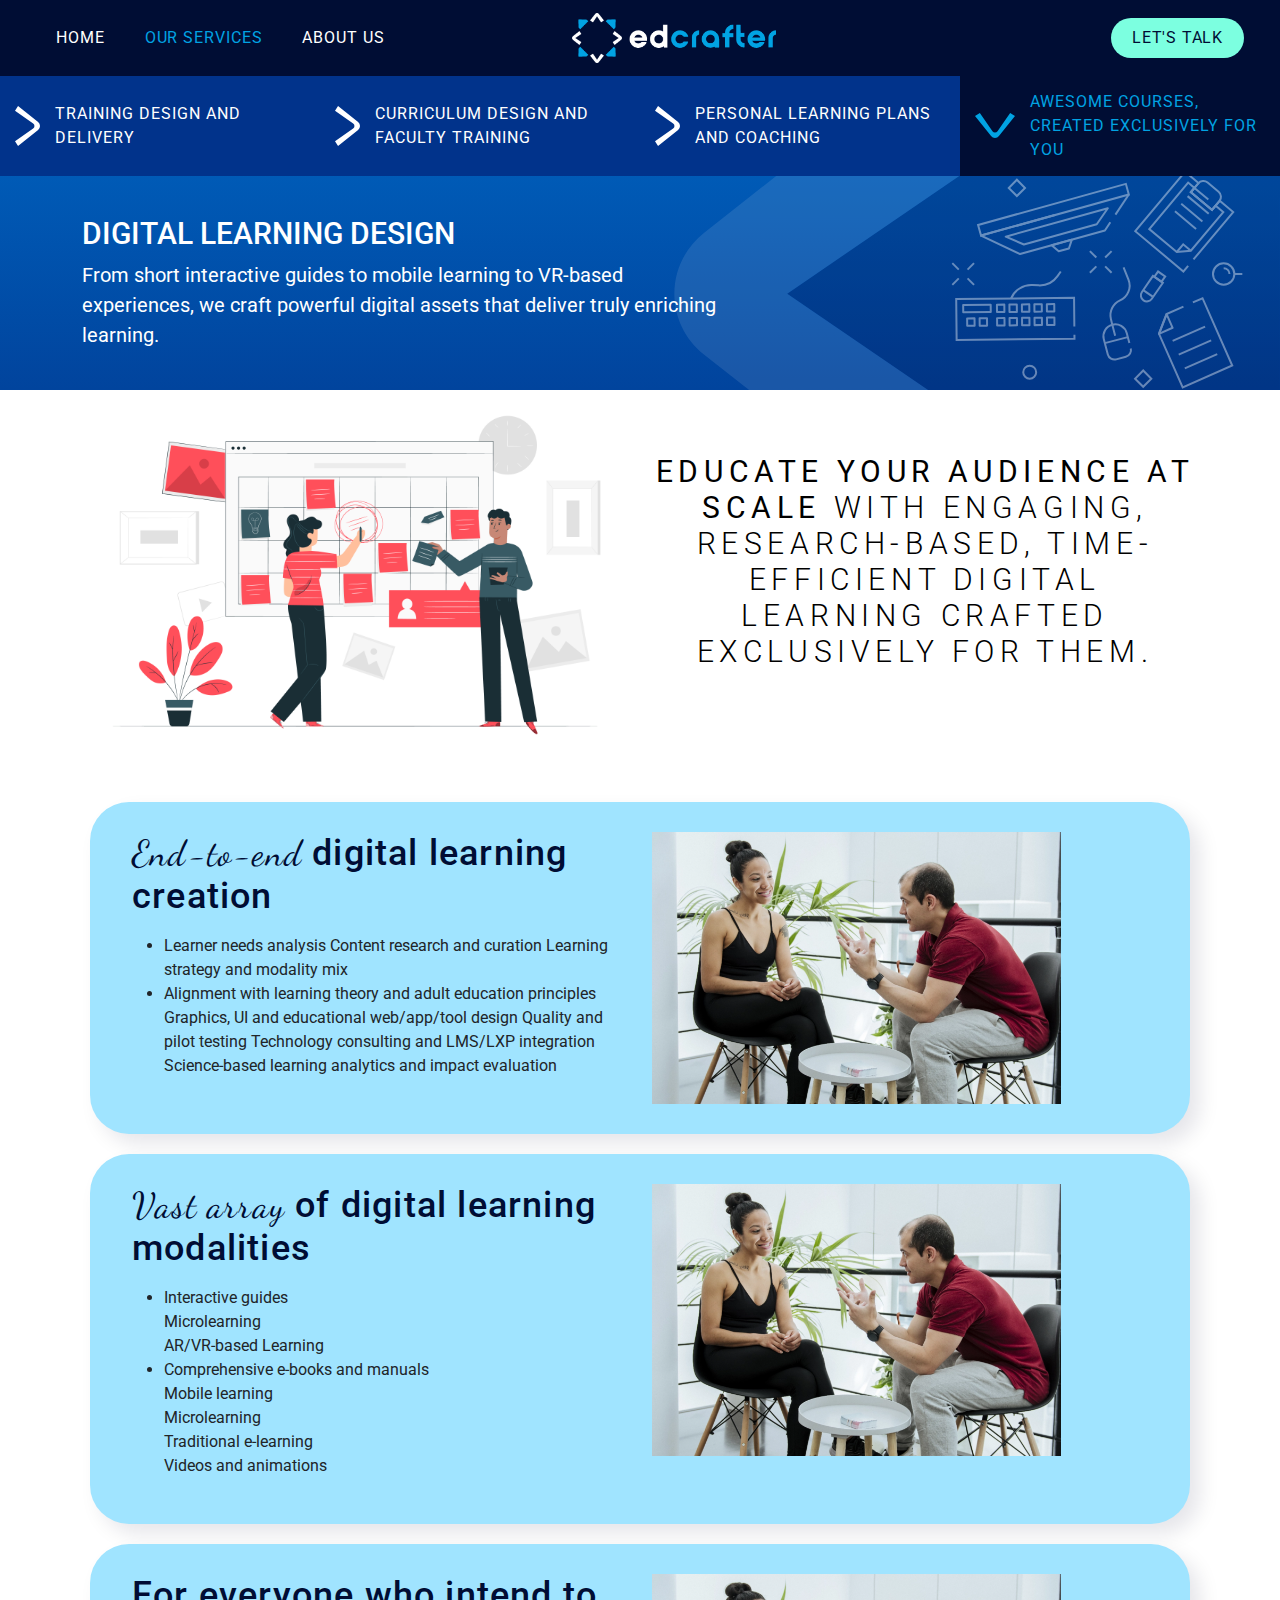
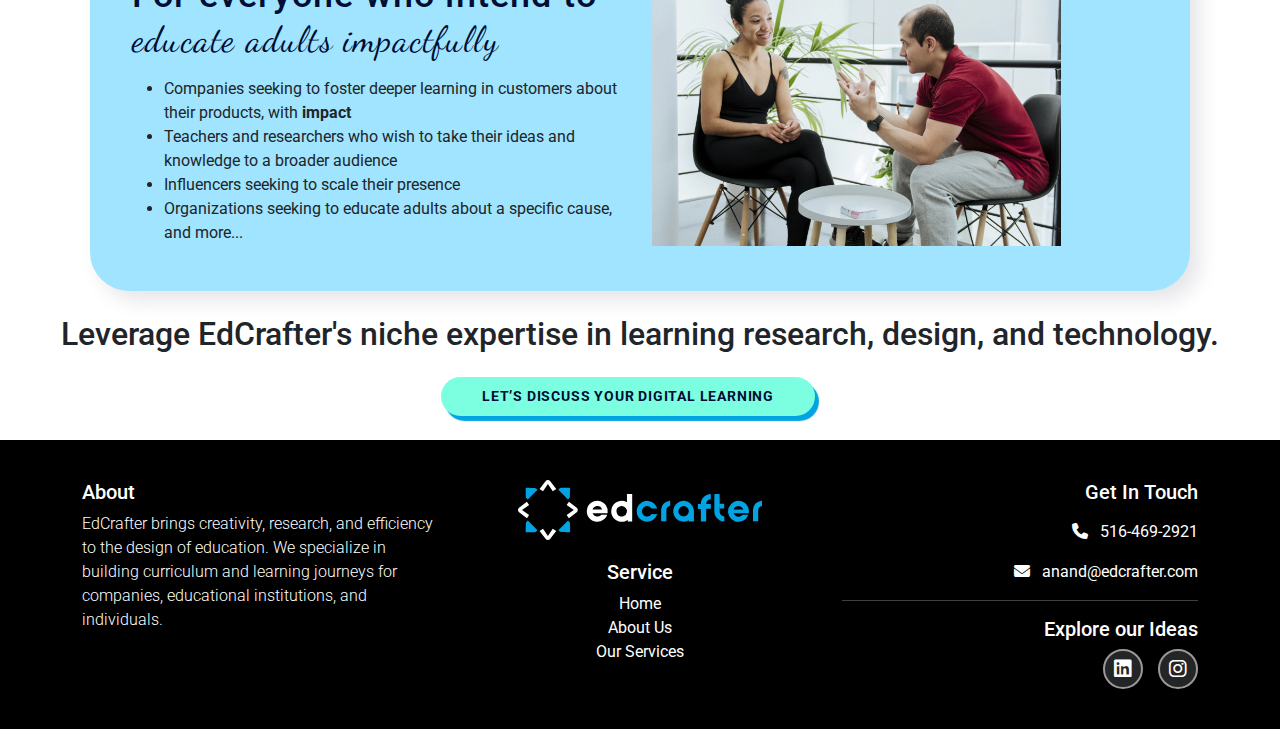
<file: digital-learning.html>
<!DOCTYPE html>
<html lang="en">
   <head>
      <meta charset="utf-8" />
      <meta name="viewport" content="width=device-width, initial-scale=1" />
      <title>EdCrafted | About</title>
      <!-- Bootstrap CSS -->
      <link href="https://cdn.jsdelivr.net/npm/bootstrap@5.3.3/dist/css/bootstrap.min.css" rel="stylesheet" />
      <!-- External Stylesheets -->
      <link rel="preconnect" href="https://fonts.googleapis.com">
      <link rel="preconnect" href="https://fonts.gstatic.com" crossorigin>
      <link
         href="https://fonts.googleapis.com/css2?family=Dancing+Script:wght@400..700&family=Frank+Ruhl+Libre:wght@300..900&family=Roboto:ital,wght@0,100..900;1,100..900&display=swap"
         rel="stylesheet">
      <link href="https://unpkg.com/aos@2.3.1/dist/aos.css" rel="stylesheet">
      <link rel="stylesheet" href="https://cdnjs.cloudflare.com/ajax/libs/font-awesome/6.7.2/css/all.min.css" />
      <link rel="stylesheet" href="css/stylesheet.css" />
      <style>
        .title-area-top .main-title {
          color: black !important;
          font-size: 30px;
        }
      </style>
   </head>
   <body>
      <!-- Header & Navigation -->
      <header>
         <nav class="navbar navbar-expand-lg navbar-dark px-4">
            <div class="container-fluid">
               <div class="collapse navbar-collapse" id="mynavbar">
                  <ul class="navbar-nav">
                     <li class="nav-item">
                        <a class="nav-link" href="index.html">HOME</a>
                     </li>
                     <li class="nav-item">
                        <a class="nav-link active" href="our-services.html">OUR SERVICES</a>
                     </li>
                     <li class="nav-item">
                        <a class="nav-link " href="about.html">ABOUT US</a>
                     </li>
                  </ul>
               </div>
               <a class="navbar-brand" href="javascript:void(0)">
               <img src="images/edcrafter_logo.png" class="img-fluid" alt="edcrafter" />
               </a>
               <button class="navbar-toggler" type="button" data-bs-toggle="collapse" data-bs-target="#mynavbar">
               <span class="navbar-toggler-icon"></span>
               </button>
               <div class="header-btn">
                  <button class="btn btn-nav-primary">LET'S TALK</button>
               </div>
            </div>
         </nav>
      </header>
      <section class="sec-service-nav">
        <div class="row m-0">
          <div class="col-lg-3 px-0">
            <div class="serviec-n-item">
              <img src="images/services/right-arrow.svg" class="">
              <p>TRAINING DESIGN AND DELIVERY</p>
            </div>
          </div>
          <div class="col-lg-3 px-0">
            <div class="serviec-n-item">
              <img src="images/services/right-arrow.svg" class="">
              <p>CURRICULUM DESIGN AND FACULTY TRAINING</p>
            </div>
          </div>
          <div class="col-lg-3 px-0">
            <div class="serviec-n-item ">
              <img src="images/services/right-arrow.svg" class="">
              <p>PERSONAL LEARNING PLANS AND COACHING</p>
            </div>
          </div>
          <div class="col-lg-3 px-0">
            <div class="serviec-n-item active">
              <img src="images/services/down-arrow.svg" class="">
              <p>AWESOME COURSES, CREATED EXCLUSIVELY FOR YOU</p>
            </div>
          </div>
        </div>
      </section>
      <!-- Sec -->
      <section class="sec-training text-white">
         <div class="container">
            <div class="row">
               <div class="col-lg-7">
                  <h2 class="">DIGITAL LEARNING DESIGN</h2>
                  <p>From short interactive guides to mobile learning to VR-based experiences, we craft powerful digital assets that deliver truly enriching learning.
                  </p>
               </div>
            </div>
         </div>
      </section>
      <section>
         <div class="container">
            <!-- Step 1 -->
            <div class="step-container">
               <div class="row align-items-center mb-5">
                <div class="col-md-6">
                  <img src="images/services/s1.jpg" class="img-fluid" alt="Goal Setting">
               </div>
                  <div class="col-md-6">
                    <div class="title-area-top">
                      <h3 class="main-title"><b>Educate your audience at scale</b> with engaging, research-based, time-efficient digital learning crafted exclusively for them.
                      </h3>
                    </div>
                  </div>
                 
               </div>
            </div>
            <!-- Step 2 -->
            <div class="coaching-box" style="margin: 20px;">
              <div class="row" style="background-color: #A0E4FF; box-shadow: 10px 10px 20px #000d341a;
              border-radius: 39px;
              padding: 30px;">
                <div class="col-lg-6">
                  <h3 class="training-title mb-3"><span class="font-dancing">End-to-end</span> digital learning creation</h3>
                  <ul>
                    <li>
                      Learner needs analysis Content research and curation Learning strategy and modality mix
                    </li>
                    <li>
                      Alignment with learning theory and adult education principles Graphics, UI and educational web/app/tool design Quality and pilot testing Technology consulting and LMS/LXP integration Science-based learning analytics and impact evaluation
                    </li>
                  </ul>
                </div>
                <div class="col-lg-5 mb-4 mb-lg-0">
                  <img src="images/services/Screenshot_2.png" class="" alt="">
                </div>
              </div>
            </div>
            
            <div class="coaching-box" style="margin: 20px;">
              <div class="row" style="background-color: #A0E4FF; box-shadow: 10px 10px 20px #000d341a;
              border-radius: 39px;
              padding: 30px;">
                <div class="col-lg-6">
                  <h3 class="training-title mb-3"><span class="font-dancing">Vast array</span>  of digital learning modalities</h3>
                  <ul>
                    <li>
                      Interactive guides <br/> Microlearning <br/> AR/VR-based Learning 
                    </li>
                    <li>
                      Comprehensive e-books and manuals <br/> Mobile learning <br/> Microlearning <br/>Traditional e-learning <br/>Videos and animations
                    </li>
                  </ul>
                </div>
                <div class="col-lg-5 mb-4 mb-lg-0">
                  <img src="images/services/Screenshot_2.png" class="" alt="">
                </div>
              </div>
            </div>
            <div class="coaching-box" style="margin: 20px;">
              <div class="row" style="background-color: #A0E4FF; box-shadow: 10px 10px 20px #000d341a;
              border-radius: 39px;
              padding: 30px;">
                <div class="col-lg-6">
                  <h3 class="training-title mb-3">For everyone who intend to <span class="font-dancing">educate adults impactfully</span></h3>
                  <ul>
                    <li>
                      Companies seeking to foster deeper learning in customers about their products, with <b>impact</b>
                    </li>
                    <li>
                      Teachers and researchers who wish to take their ideas and knowledge to a broader audience 
                    </li>
                    <li>
                      Influencers seeking to scale their presence
                    </li>
                    <li>
                      Organizations seeking to educate adults about a specific cause, and more...
                    </li>
                  </ul>
                </div>
                <div class="col-lg-5 mb-4 mb-lg-0">
                  <img src="images/services/Screenshot_2.png" class="" alt="">
                </div>
              </div>
            </div>
         </div>
        <h2 class="mt-4 mb-4 text-center">Leverage EdCrafter's niche expertise in learning research, design, and technology.</h2>
         <div class="mt-4 mb-4 text-center"><button class="btn btn-cu-primary me-4">LET’S DISCUSS YOUR DIGITAL LEARNING</button></div>

      </section>

      <!-- Footer -->
      <footer class="footer-main text-white">
         <div class="container">
            <div class="row">
               <div class="col-lg-4">
                  <div class="footer-about">
                     <h5>About</h5>
                     <p>EdCrafter brings creativity, research, and efficiency to the design of education. We specialize in
                        building curriculum and learning journeys for companies, educational institutions, and individuals.
                     </p>
                  </div>
               </div>
               <div class="col-lg-4 text-center">
                  <a href="index.html" class="footer-logo">
                  <img src="images/edcrafter_logo.svg" alt="logo">
                  </a>
                  <div class="footer-service-list">
                     <h5>Service</h5>
                     <ul class="footer-list">
                        <li class="">
                           <a class="" href="index.html">Home</a>
                        </li>
                        <li class="">
                           <a class="" href="about.html">About Us</a>
                        </li>
                        <li class="">
                           <a class="" href="our-services.html">Our Services</a>
                        </li>
                     </ul>
                  </div>
               </div>
               <div class="col-lg-4">
                  <div class="footer-get-in-touch">
                     <h5 class="mb-3">Get In Touch</h5>
                     <p class="f-phone-email"><i class="fa-solid fa-phone me-2"></i> <a href="tel:516-469-2921">516-469-2921</a>
                     </p>
                     <p class="f-phone-email"><i class="fa-solid fa-envelope me-2"></i> <a
                        href="mailto:anand@edcrafter.com">anand@edcrafter.com</a></p>
                     <hr>
                     <h5>Explore our Ideas</h5>
                     <div class="f-explore">
                        <a href="#"><i class="fa-brands fa-linkedin"></i></a>
                        <a href="#"><i class="fa-brands fa-instagram"></i></a>
                     </div>
                  </div>
               </div>
            </div>
         </div>
      </footer>
      <!-- jQuery, Custom JS and Bootstrap Bundle -->
      <script src="https://ajax.googleapis.com/ajax/libs/jquery/3.5.1/jquery.min.js"></script>
      <script src="https://cdn.jsdelivr.net/npm/bootstrap@5.3.3/dist/js/bootstrap.bundle.min.js"></script>
      <script src="https://unpkg.com/aos@2.3.1/dist/aos.js"></script>
      <script src="js/custom.js"></script>
      <script>
         AOS.init();
      </script>
   </body>
</html>
</file>
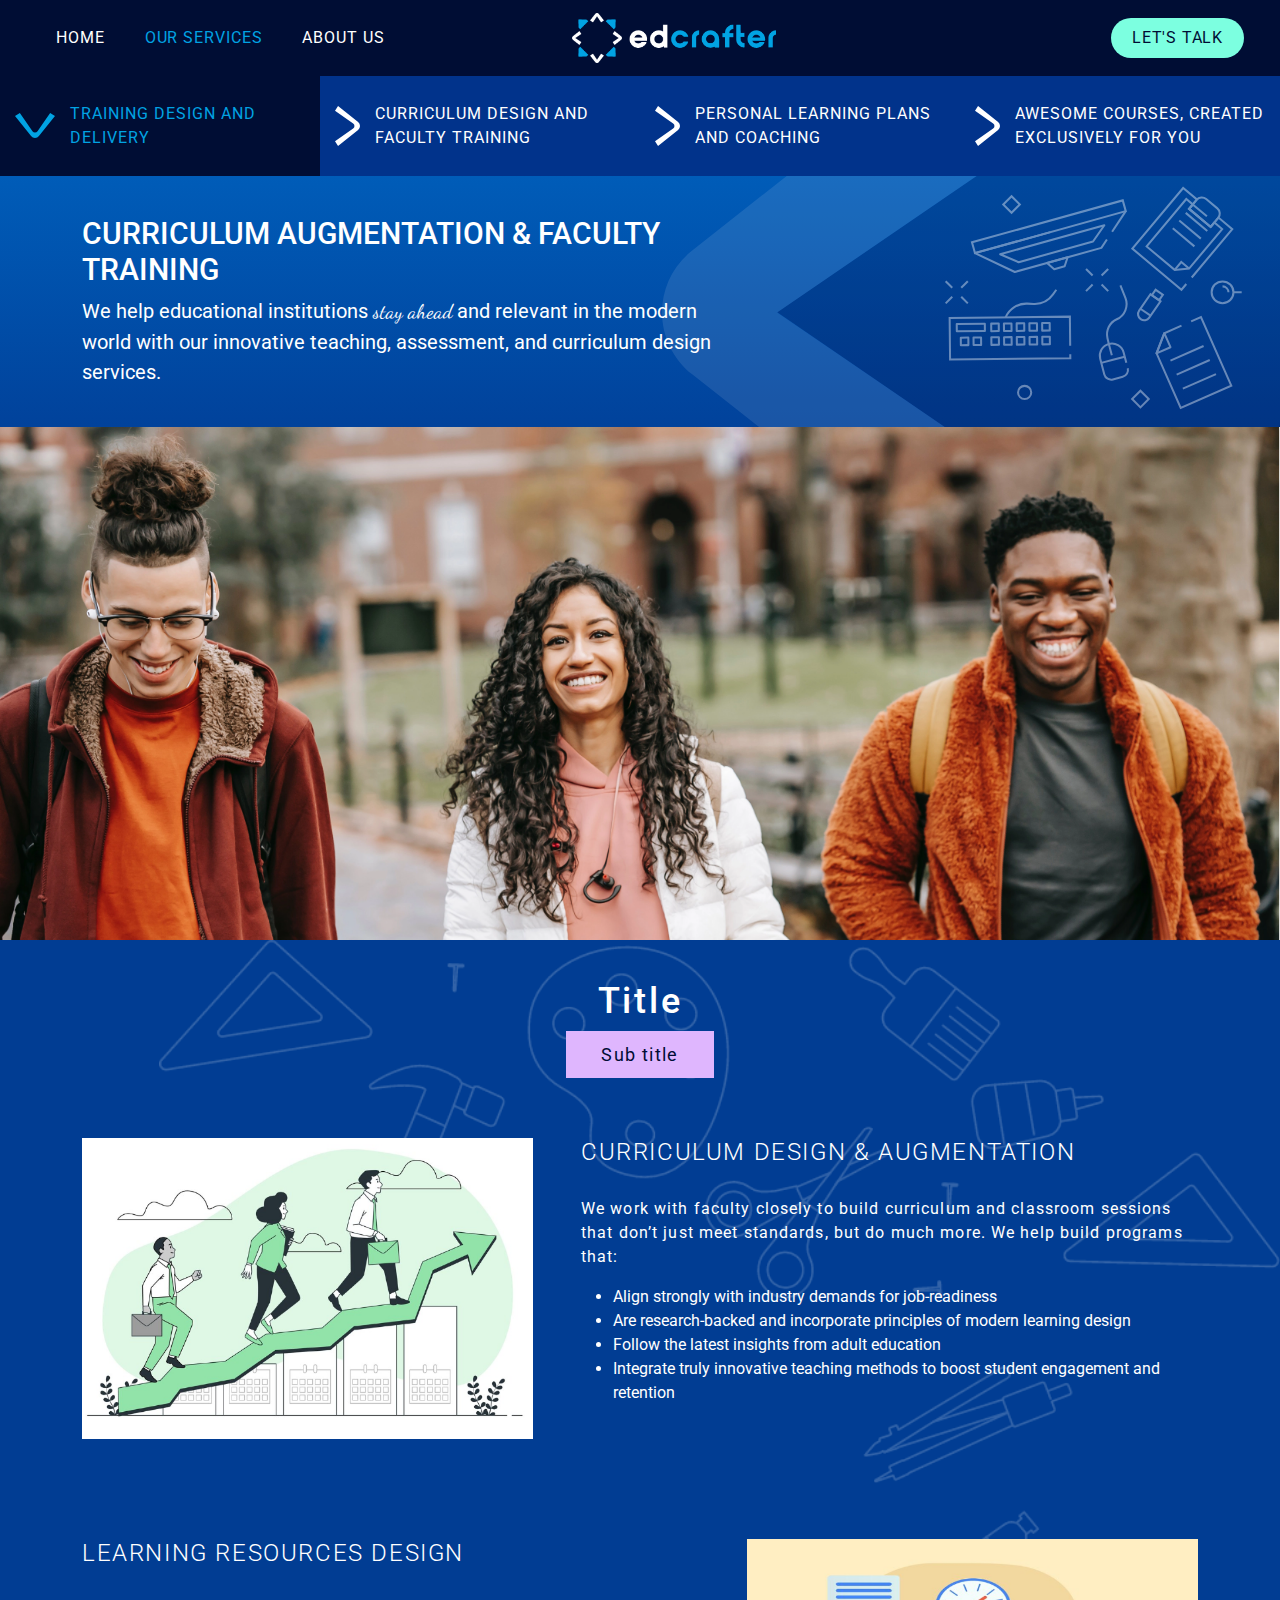
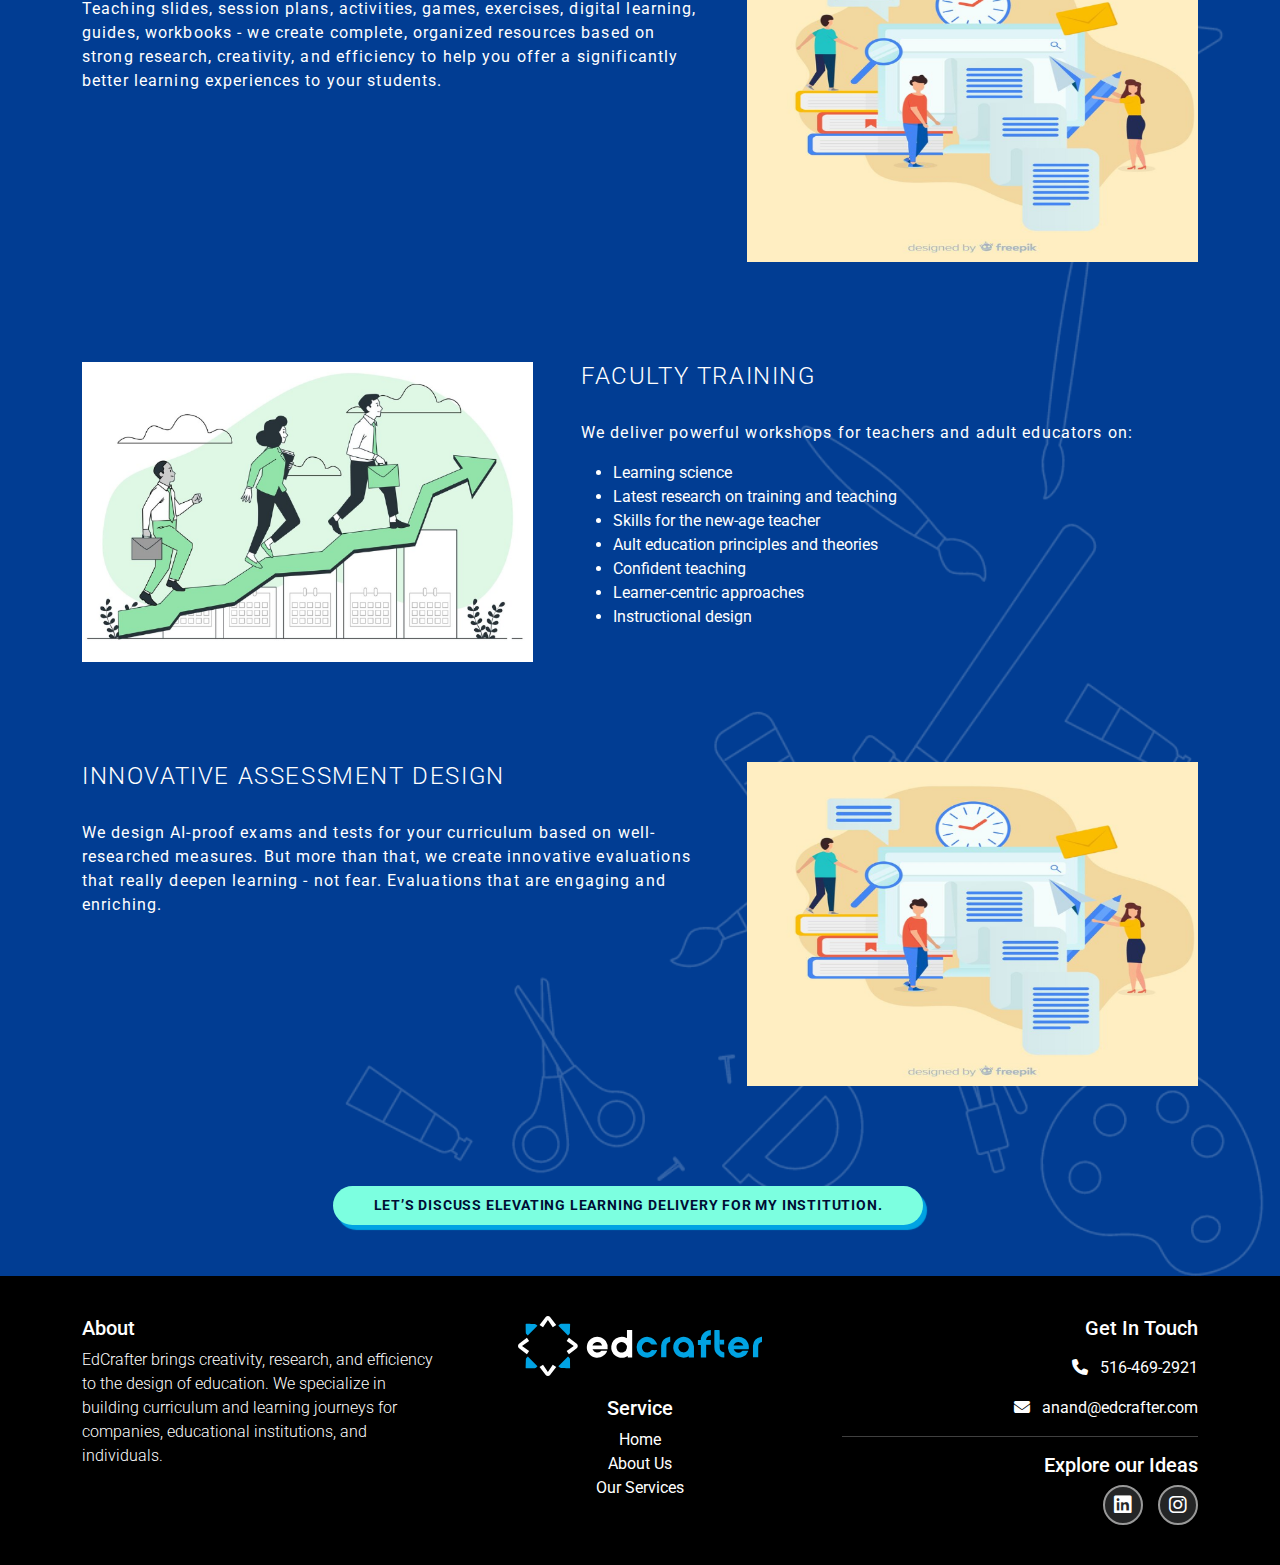
<file: our-services-2.html>
<!DOCTYPE html>
<html lang="en">

<head>
  <meta charset="utf-8" />
  <meta name="viewport" content="width=device-width, initial-scale=1" />
  <title>EdCrafted | About</title>

  <!-- Bootstrap CSS -->
  <link href="https://cdn.jsdelivr.net/npm/bootstrap@5.3.3/dist/css/bootstrap.min.css" rel="stylesheet" />

  <!-- External Stylesheets -->
  <link rel="preconnect" href="https://fonts.googleapis.com">
  <link rel="preconnect" href="https://fonts.gstatic.com" crossorigin>
  <link
    href="https://fonts.googleapis.com/css2?family=Dancing+Script:wght@400..700&family=Frank+Ruhl+Libre:wght@300..900&family=Roboto:ital,wght@0,100..900;1,100..900&display=swap"
    rel="stylesheet">
  <link href="https://unpkg.com/aos@2.3.1/dist/aos.css" rel="stylesheet">
  <link rel="stylesheet" href="https://cdnjs.cloudflare.com/ajax/libs/font-awesome/6.7.2/css/all.min.css" />
  <link rel="stylesheet" href="css/stylesheet.css" />

</head>

<body>
  <!-- Header & Navigation -->
  <header>
    <nav class="navbar navbar-expand-lg navbar-dark px-4">
      <div class="container-fluid">
        <div class="collapse navbar-collapse" id="mynavbar">
          <ul class="navbar-nav">
            <li class="nav-item">
              <a class="nav-link" href="index.html">HOME</a>
            </li>
            <li class="nav-item">
              <a class="nav-link active" href="our-services.html">OUR SERVICES</a>
            </li>
            <li class="nav-item">
              <a class="nav-link " href="about.html">ABOUT US</a>
            </li>
          </ul>
        </div>
        <a class="navbar-brand" href="javascript:void(0)">
          <img src="images/edcrafter_logo.png" class="img-fluid" alt="edcrafter" />
        </a>
        <button class="navbar-toggler" type="button" data-bs-toggle="collapse" data-bs-target="#mynavbar">
          <span class="navbar-toggler-icon"></span>
        </button>
        <div class="header-btn">
          <button class="btn btn-nav-primary">LET'S TALK</button>
        </div>
      </div>
    </nav>
  </header>
  <!-- Nav -->
  <section class="sec-service-nav">
    <div class="row m-0">
      <div class="col-lg-3 px-0">
        <div class="serviec-n-item active">
          <img src="images/services/down-arrow.svg" class="">
          <p>TRAINING DESIGN AND DELIVERY</p>
        </div>
      </div>
      <div class="col-lg-3 px-0">
        <div class="serviec-n-item">
          <img src="images/services/right-arrow.svg" class="">
          <p>CURRICULUM DESIGN AND FACULTY TRAINING</p>
        </div>
      </div>
      <div class="col-lg-3 px-0">
        <div class="serviec-n-item">
          <img src="images/services/right-arrow.svg" class="">
          <p>PERSONAL LEARNING PLANS AND COACHING</p>
        </div>
      </div>
      <div class="col-lg-3 px-0">
        <div class="serviec-n-item">
          <img src="images/services/right-arrow.svg" class="">
          <p>AWESOME COURSES, CREATED EXCLUSIVELY FOR YOU</p>
        </div>
      </div>
    </div>
  </section>
  <!-- Sec -->
  <section class="sec-training text-white">
    <div class="container">
      <div class="row">
        <div class="col-lg-7">
          <h2 class="">CURRICULUM AUGMENTATION & FACULTY TRAINING</h2>
          <p>We help educational institutions <span class="font-dancing">stay ahead</span> and relevant in the modern world with our innovative teaching, assessment, and curriculum design services.</p>
        </div>
      </div>
    </div>
  </section>
  <!-- sec -->
  <section class="">
    <img src="images/services/service-2.png" alt="image" class="">
  </section>

   <!-- Section: Our Services (with image on right) -->
   <section class="sec-our-services">
    <div class="container">
      <div class="sec-title-area text-center">
        <h2 class="sec-title">Title</h2>
        <div class="sec-sub-title">Sub title</div>
      </div>
      <div class="services-list-item">
        <div class="row text-white">
          <div class="col-lg-5 mb-4 mb-lg-0">
            <img src="images/home/service1.png" class="img-fluid d-block mx-auto" alt="Service" />
          </div>
          <div class="col-lg-7">
            <div class="ser-list-item-textarea ps-xl-4">
              <h5 class="sec-item-title">Curriculum design & augmentation</h5>
              <p>We work with faculty closely to build curriculum and classroom sessions that don’t just meet standards, but do much more. We help build programs that:
                <ul>
                  <li>
                    Align strongly with industry demands for job-readiness
                  </li>
                  <li>
                    Are research-backed and incorporate principles of modern learning design
                  </li>
                  <li>
                    Follow the latest insights from adult education
                  </li>
                  <li>
                    Integrate truly innovative teaching methods to boost student engagement and retention
                  </li>
                </ul>
            </div>
          </div>
        </div>
      </div>
      <div class="services-list-item">
        <div class="row text-white">
          <div class="col-lg-5 mb-4 mb-lg-0 order-lg-1">
            <img src="images/home/service2.png" class="img-fluid d-block mx-auto" alt="Service" />
          </div>
          <div class="col-lg-7 order-lg-0">
            <div class="ser-list-item-textarea pe-xl-4">
              <h5 class="sec-item-title">Learning resources design</h5>
              <p>Teaching slides, session plans, activities, games, exercises, digital learning, guides, workbooks - we create complete, organized resources based on strong research, creativity, and efficiency to help you offer a significantly better learning experiences to your students.</p>
            </div>
          </div>
        </div>
      </div>
      <div class="services-list-item">
        <div class="row text-white">
          <div class="col-lg-5 mb-4 mb-lg-0">
            <img src="images/home/service1.png" class="img-fluid d-block mx-auto" alt="Service" />
          </div>
          <div class="col-lg-7">
            <div class="ser-list-item-textarea ps-xl-4">
              <h5 class="sec-item-title">Faculty training</h5>
              <p>We deliver powerful workshops for teachers and adult educators on: </p>
              <ul>
                <li>Learning science</li>
                <li> Latest research on training and teaching</li>
                <li>Skills for the new-age teacher</li>
                <li>Ault education principles and theories</li>
                <li>Confident teaching</li>
                <li>Learner-centric approaches</li>
                <li>Instructional design</li>
              </ul>
            </div>
          </div>
        </div>
      </div>
      <div class="services-list-item">
        <div class="row text-white">
          <div class="col-lg-5 mb-4 mb-lg-0 order-lg-1">
            <img src="images/home/service2.png" class="img-fluid d-block mx-auto" alt="Service" />
          </div>
          <div class="col-lg-7 order-lg-0">
            <div class="ser-list-item-textarea pe-xl-4">
              <h5 class="sec-item-title">Innovative assessment design</h5>
              <p>We design AI-proof exams and tests for your curriculum based on well-researched measures. But more than that, we create innovative evaluations that really deepen learning - not fear. Evaluations that are engaging and enriching.</p>
            </div>
          </div>
        </div>
      </div>
      <div class="impactful-box-btn text-center"><button class="btn btn-cu-primary me-4">LET’S DISCUSS ELEVATING LEARNING DELIVERY FOR MY INSTITUTION.</button></div>

    </div>
    
  </section>
  <!-- Footer -->
  <footer class="footer-main text-white">
    <div class="container">
      <div class="row">
        <div class="col-lg-4">
          <div class="footer-about">
            <h5>About</h5>
            <p>EdCrafter brings creativity, research, and efficiency to the design of education. We specialize in
              building curriculum and learning journeys for companies, educational institutions, and individuals.</p>
          </div>
        </div>
        <div class="col-lg-4 text-center">
          <a href="index.html" class="footer-logo">
            <img src="images/edcrafter_logo.svg" alt="logo">
          </a>
          <div class="footer-service-list">
            <h5>Service</h5>
            <ul class="footer-list">
              <li class="">
                <a class="" href="index.html">Home</a>
              </li>
              <li class="">
                <a class="" href="about.html">About Us</a>
              </li>
              <li class="">
                <a class="" href="our-services.html">Our Services</a>
              </li>
            </ul>
          </div>
        </div>
        <div class="col-lg-4">
          <div class="footer-get-in-touch">
            <h5 class="mb-3">Get In Touch</h5>
            <p class="f-phone-email"><i class="fa-solid fa-phone me-2"></i> <a href="tel:516-469-2921">516-469-2921</a>
            </p>
            <p class="f-phone-email"><i class="fa-solid fa-envelope me-2"></i> <a
                href="mailto:anand@edcrafter.com">anand@edcrafter.com</a></p>
            <hr>
            <h5>Explore our Ideas</h5>
            <div class="f-explore">
              <a href="#"><i class="fa-brands fa-linkedin"></i></a>
              <a href="#"><i class="fa-brands fa-instagram"></i></a>
            </div>
          </div>
        </div>
      </div>
    </div>
  </footer>


  <!-- jQuery, Custom JS and Bootstrap Bundle -->
  <script src="https://ajax.googleapis.com/ajax/libs/jquery/3.5.1/jquery.min.js"></script>
  <script src="https://cdn.jsdelivr.net/npm/bootstrap@5.3.3/dist/js/bootstrap.bundle.min.js"></script>
  <script src="https://unpkg.com/aos@2.3.1/dist/aos.js"></script>
  <script src="js/custom.js"></script>
  <script>
    AOS.init();
  </script>
</body>

</html>
</file>
<file: css/stylesheet.css>
html {
  scroll-behavior: smooth;
}
body {
  font-family: "Roboto", serif;
  font-optical-sizing: auto;
  font-weight: 400;
  font-style: normal;
}
body {
  overflow-x: hidden;
}
.font-dancing {
  font-family: "Dancing Script", serif;
  font-optical-sizing: auto;
  font-weight: 100;
  font-style: normal;
}
.font-frank {
  font-family: "Frank Ruhl Libre", serif;
  font-optical-sizing: auto;
  font-weight: 400;
  font-style: normal;
}
img {
  max-width: 100%;
}
/* Header */
.navbar {
  background: #000d34;
}
.navbar-nav .nav-link {
  letter-spacing: 0.9px;
  color: #ffffff;
}
.navbar-brand .img-fluid {
  max-height: 50px;
}
.navbar-nav .nav-link.active {
  color: #01a3e3;
}
.btn-nav-primary {
  letter-spacing: 0.8px;
  color: #000d34;
  background: #7cffe0;
  border-radius: 100px;
  padding: 7px 20px;
}
/* Home page */
.bg-blue-gradient1 {
  background-color: #012a7d;
  background-image: linear-gradient(180deg, #012a7d 0%, #0370ca 46%, #01a3e3 100%);
}
.home-sec-1 {
  position: relative;
}
.home-sec-1-inner {
  min-height: calc(100vh - 130px);
  display: flex;
  flex-direction: column;
}
.home-sec-1-inner .title-area {
  margin: auto 0;
  padding-bottom: 60px;
}
.cloude-wrap {
  display: flex;
  justify-content: space-between;
  align-items: center;
  padding: 30px 0 40px;
}
.cloude-wrap .cloud-img-1 {
  max-height: 126px;
}
.cloude-wrap .cloud-img-2 {
  max-height: 130px;
}
.effect-wrap {
  display: flex;
  justify-content: space-between;
  align-items: center;
  padding: 30px 0 40px;
}
.effect-img-1,
.effect-img-2 {
  max-width: 220px;
}
.img-fish1-wrap {
  padding: 30px 0 30px;
}
.img-fish-1 {
  max-height: 120px;
}
.title-area {
}
.title-area-top {
  display: flex;
  align-items: center;
  text-align: center;
  justify-content: center;
  gap: 40px;
  margin-bottom: 20px;
}
.title-area-top .title-left-arrow {
}
.title-area-top .title-right-arrow {
  transform: rotate(180deg);
}
.title-area-top .main-title {
  margin: 0;
  letter-spacing: 5.6px;
  color: #ffffff;
  text-transform: uppercase;
  font-weight: 300;
  font-size: 36px;
}
.title-area-dis {
  font-size: 28px;
  letter-spacing: 2.4px;
  color: #ffffff;
  text-align: center;
}
.title-area-dis span {
}
.title-area-dis b {
}
.down-arrow-wrap {
  position: absolute;
  bottom: 20px;
  left: 50%;
  margin-left: -17px;
  cursor: pointer;
}
.down-arrow-wrap .down-arrow {
  animation: bounce 1s infinite;
  max-height: 40px;
}
@keyframes bounce {
  0%,
  100% {
    transform: translateY(0);
  }
  50% {
    transform: translateY(10px);
  }
}
.wave-wrap {
  background: #01a3e3;
}
.wave-wrap .wave-bg {
  max-width: 100%;
  width: 100%;
  height: 97px;
  object-fit: cover;
  object-position: top;
}

.home-sec-2 {
  position: relative;
}
.bg-blue-gradient2 {
  background-color: #005cb8;
  background-image: linear-gradient(180deg, #005cb8 0%, #02257b 46%, #000052 100%);
}
.fish-wrap {
  display: flex;
  justify-content: space-between;
  align-items: flex-start;
  padding: 110px 0 0;
  position: relative;
}
.img-fish-1 {
}
.img-fish-2 {
  margin-top: 20px;
  max-height: 100px;
}
.img-fish-3 {
  max-height: 200px;
}
.fish-wrap .down-arrow-wrap {
  top: 130px;
}
.dimmy-space {
  padding: 100px 0;
}
.sec-2-bottom {
  text-align: center;
  padding: 120px 0 100px;
  position: relative;
}
.sec-2-bottom .img-symbol {
  max-width: 100%;
  max-height: 80px;
}
.img-grass-left {
  position: absolute;
  bottom: 0;
  left: 0;
  max-width: 300px;
}
.img-grass-right {
  position: absolute;
  bottom: 0;
  right: 0;
  max-width: 300px;
}
/* sec-our-approach */
.sec-our-approach {
  padding: 50px 0;
}
.sec-our-approach .sec-title-area {
  margin-bottom: 40px;
}
.sec-our-approach .sec-title {
  color: #000d34;
}
.sec-our-approach .sec-title span {
  font-weight: 300;
  font-size: 30px;
}
.text-chip {
  display: inline-block;
  padding: 8px 15px;
  font-size: 14px;
  color: #000d34;
}
.center-main-text {
  font-size: 24px;
  margin: 30px 0;
}
.bg-lightblue {
  background-color: #7cffe0;
}
.bg-blue-box {
  background-color: #accbff;
}
.bg-purple-box {
  background-color: #dfb6fe;
}
.bg-lightblue-box {
  background-color: #a0e4ff;
}
.bg-gray-box {
  background-color: #cdcbff;
}

/* slider */
.slide-inner {
  height: 100%;
  display: flex;
  flex-direction: column;
  align-items: center;
  justify-content: center;
  width: 100%;
}
.slide-inner .row {
  width: 100%;
}
.slider-container {
  display: block;
  width: 100%;
  position: relative;
}
.slide-link {
  opacity: 0.4;
}
.slide-link.active {
  opacity: 1;
}
.slider {
  width: 100%;
  min-height: 50vh;
  position: relative;
  overflow: hidden;
}
.slide {
  position: absolute;
  width: 100%;
  height: 100%;
  display: none;
  justify-content: center;
  align-items: center;
  font-size: 24px;
}
.slide.active {
  display: flex;
}
.slider-text {
  min-width: 170px;
  height: 100%;
  display: flex;
  flex-direction: column;
  justify-content: center;
  width: 100%;
}
.slider-text div {
  cursor: pointer;
}
.fade-in-element {
  opacity: 1;
  animation: fadeIn 1s ease-in-out 1s;
}
@keyframes fadeIn {
  from {
    opacity: 0;
  }
  to {
    opacity: 1;
  }
}
/* Section: Our Services */
.sec-our-services {
  background-color: #013d93;
  background-image: url("../images/pattern1.png");
  background-size: contain;
  height: 100%;
  background-repeat: no-repeat;
  background-position: right;
  position: relative;
  padding: 40px 0 1px;
}
.sec-our-services.bg-image-left {
  background-image: url("../images/pattern2.png");
  background-size: contain;
  height: 100%;
  background-repeat: no-repeat;
  background-position: left;
  position: relative;
  padding: 1px 0 1px;
}
.sec-title-area {
  margin-bottom: 60px;
}
.sec-title {
  letter-spacing: 2.8px;
  color: #ffffff;
  font-size: 36px;
}
.sec-sub-title {
  padding: 10px 35px;
  background: #dfb6fe;
  text-align: center;
  font-size: 18px;
  letter-spacing: 1.4px;
  color: #000d34;
  display: inline-block;
}
.services-list-item {
  margin-bottom: 100px;
}
.ser-list-item-textarea {
  height: 100%;
  display: flex;
  flex-direction: column;
}
.ser-list-item-textarea h5 {
  letter-spacing: 1.6px;
  color: #ffffff;
  text-transform: uppercase;
  font-size: 24px;
  font-weight: 300;
  margin-bottom: 30px;
}
.ser-list-item-textarea p {
  font-size: 16px;
  letter-spacing: 1.12px;
  color: #ffffff;
}
.sec-btn-area {
  margin-top: auto;
  padding-top: 15px;
  flex-wrap: wrap;
  gap: 20px;
}
.btn-cu-primary {
  background: #7cffe0;
  letter-spacing: 0.8px;
  color: #000d34;
  text-transform: uppercase;
  border-radius: 39px;
  box-shadow: 4px 5px 1px #01a3e3;
  font-size: 14px;
  font-weight: bold;
  padding: 8px 40px;
}
.btn-cu-primary:hover,
.btn-cu-primary:active,
.btn-cu-primary:focus {
  background-color: #7cffe0;
  color: #000d34;
  box-shadow: 4px 8px 0px #01a3e3;
}
.btn-cu-secondary {
  background: #fff;
  letter-spacing: 0.8px;
  color: #000d34;
  text-transform: uppercase;
  border-radius: 39px;
  box-shadow: 4px 5px 1px #01a3e3;
  font-size: 14px;
  font-weight: bold;
  padding: 8px 30px;
}
.btn-cu-secondary:hover,
.btn-cu-secondary:active,
.btn-cu-secondary:focus {
  background-color: #fff;
  color: #000d34;
  box-shadow: 4px 8px 0px #01a3e3;
}
/* sec-meet */
.sec-meet {
  padding: 100px 0;
  margin-top: 50px;
  background: #000153;
}
.profile-image {
  width: 400px;
  max-height: 400px;
  border-radius: 1000px;
  object-fit: contain;
  object-position: bottom;
  background: #01a3e3;
}
.profile-name {
  padding: 10px 35px;
  background: #a0e4ff;
  text-align: center;
  font-size: 20px;
  letter-spacing: 1.4px;
  color: #000d34;
  display: inline-block;
}
.meet-textarea h3 {
  font-size: 30px;
  letter-spacing: 2.8px;
  color: #ffffff;
  text-transform: uppercase;
  margin-bottom: 30px;
}
.meet-textarea p {
  font-size: 16px;
  letter-spacing: 1.4px;
  color: #ffffff;
  margin-bottom: 30px;
}
.idea-video-title {
  font-size: 28px;
  margin-bottom: 40px;
  margin-top: 0px;
}

/* Footer */
.footer-main {
  background: #000;
  padding: 40px 0;
}
.footer-logo img {
  max-height: 60px;
}
.footer-about p {
  font-weight: 300;
}
.footer-service-list {
  margin-top: 20px;
}
.footer-list {
  list-style: none;
  padding: 0;
}
.footer-list li a {
  color: #fff;
  text-decoration: none;
}
.footer-get-in-touch {
  text-align: right;
}
.f-phone-email a {
  color: #fff;
  text-decoration: none;
}
.f-explore {
  display: flex;
  gap: 15px;
  justify-content: end;
}
.f-explore a {
  height: 40px;
  width: 40px;
  display: flex;
  align-items: center;
  justify-content: center;
  font-size: 20px;
  padding: 0;
  border-radius: 100px;
  border: 2px solid #999999;
  color: #fff;
  background: #f0f8ff26;
  text-decoration: none;
}
.f-explore a:hover {
  border: 2px solid #7cffe0;
  color: #000000;
  background: #7cffe0;
}

/* sec-about-us page */
.sec-about-us {
  padding: 70px 0;
}
.left-about-area {
  border-radius: 25px;
  height: 100%;
  padding: 40px;
  color: #fff;
  background-color: #02257b;
  /* background-image: linear-gradient(180deg, #005cb8 0%, #02257b 46%, #000052 100%); */
  background-image: url("../images/about/bg.png"), linear-gradient(180deg, #005cb8 0%, #02257b 46%, #000052 100%);
  background-position: bottom;
  background-size: contain;
  background-repeat: no-repeat;
}
.about-page-title {
  letter-spacing: 2.8px;
  font-size: 40px;
  margin-bottom: 30px;
}
.about-page-sub-title {
  letter-spacing: 0.8px;
  font-size: 24px;
  margin-bottom: 30px;
}
.about-page-profile {
}
.right-about-area {
  color: #000d34;
  font-size: 16px;
  letter-spacing: 0.65px;
}
.right-about-area p a {
  color: #01a3e3;
  text-decoration: none;
}
.qua-text {
  font-size: 60px;
  color: #f4b1ff;
}
.font-sty-1 {
  font-size: 30px;
  font-weight: 600;
  letter-spacing: 0.95px;
  font-style: italic;
  margin-bottom: 15px;
}
.font-sty-2 {
  font-size: 40px;
  font-weight: 300;
  letter-spacing: 0.95px;
  font-style: italic;
}

.serviec-n-item {
  display: flex;
  align-items: center;
  gap: 15px;
  min-height: 100px;
  padding: 10px 15px;
  background: #01338b;
  justify-content: center;
  height: 100%;
}
.serviec-n-item.active {
  background: #000d34;
}
.serviec-n-item p {
  letter-spacing: 1px;
  color: #fff;
  margin: 0;
}
.serviec-n-item.active p {
  letter-spacing: 1px;
  color: #01a3e3;
}
.sec-training {
  background-color: #013d93;
  background-image: url("../images/services/bg-1.svg");
  background-size: cover;
  background-repeat: no-repeat;
  background-position: right;
  padding: 40px 0;
}
.sec-training h2 {
  font-size: 30px;
}
.sec-training p {
  font-size: 20px;
  margin: 0;
}
/* sec-learning */
.sec-learning {
  background-color: #a0f2ff40;
  background-image: url("../images/services/bg-2.png");
  background-size: contain;
  background-repeat: no-repeat;
  background-position: right;
  padding: 80px 0;
}
.box-item {
  background: #ffffff;
  box-shadow: 10px 10px 20px #000d341a;
  border-radius: 39px;
  padding: 30px;
  height: 100%;
}
.box-img,
.box-img-full {
  margin-bottom: 20px;
}
.box-img img {
  max-height: 80px;
}
.box-img-full img {
  width: 100%;
}
.box-item h5 {
  letter-spacing: 0.85px;
  color: #000d34;
  font-size: 20px;
  margin-bottom: 20px;
}
.box-item p {
  letter-spacing: 0.6px;
  color: #000d34;
  font-size: 16px;
}
.cu-list {
  list-style: none;
  padding: 0;
}
.cu-list li {
  position: relative;
  padding-left: 25px;
  margin-bottom: 10px;
  letter-spacing: 0.6px;
  color: #000d34;
  font-size: 16px;
}
.cu-list li:before {
  content: " ";
  position: absolute;
  left: 0;
  top: 5px;
  width: 12px;
  height: 12px;
  border-radius: 10px;
  background: #01a3e3;
}

/* sec-program */
.sec-program {
  background-color: #a0f2ff40;
  padding: 0 0 80px;
}
.sec-program .box-item h5 {
  font-size: 24px;
  margin-bottom: 20px;
}
.impactful-box {
  margin-bottom: 40px;
  padding: 4px;
  border-radius: 32px;
  padding: 40px;
  background-color: #02257b;
  background-image: linear-gradient(180deg, #013d93 0%, #000052 100%);
}
.impactful-box h3 {
  letter-spacing: 1.2px;
  font-size: 36px;
  margin-bottom: 30px;
}
.impactful-box-text,
.impactful-box p {
  font-size: 18px;
  letter-spacing: 0.7px;
  margin-bottom: 40px;
  text-align: center;
}
.impactful-box .impactful-img {
  margin-bottom: 20px;
  text-align: center;
}
.impactful-box .impactful-img img {
  max-height: 80px;
}
.impactful-box-btn {
  margin-bottom: 50px;
}
.training-title {
  font-size: 36px;
  letter-spacing: 1.2px;
  color: #000d34;
  margin-bottom: 30px;
}
.coaching-box {
  margin-top: 70px;
}
.coaching-box p {
  letter-spacing: 0.6px;
  color: #000d34;
  font-size: 18px;
  margin-bottom: 20px;
}

/* ------------------------------- OLD css*/
.bg-blue {
  background-color: #000d34;
}

.bg-image-right {
  background-image: url("../images/pattern1.png");
  background-size: contain;
  height: 100%;
  background-repeat: no-repeat;
  background-position: right;
  position: relative;
  z-index: 1;
}
.bg-image-left {
  background-image: url("../images/pattern2.png");
  background-size: contain;
  height: 100%;
  background-repeat: no-repeat;
  background-position: left;
  position: relative;
  z-index: 1;
}
.box-shadow-btn1,
.box-shadow-btn2 {
  box-shadow: 4px 5px 1px #01a3e3;
}
.box-shadow-btn1:hover,
.box-shadow-btn2:hover {
  background-color: #7cffe0;
  color: #000d34;
  box-shadow: 4px 8px 0px #01a3e3;
}

@font-face {
  font-family: "helvetica_neueblack";
  src:
    url("fonts/helveticaneueblack-webfont.woff2") format("woff2"),
    url("fonts/helveticaneueblack-webfont.woff") format("woff");
  font-weight: normal;
  font-style: normal;
}
.text-dark-blue {
  color: #000d34;
}
.helveticMedium {
  font-family: "Helvetica Neue";
  font-weight: 400;
}
.helveticThin {
  font-family: "Helvetica Neue";
  font-weight: 100;
}
.helveticBold {
  font-family: "Helvetica Neue";
  font-weight: 500;
}
.animation-right1 {
  position: relative;
  animation: mymove 3s;
  animation-iteration-count:;
}

@keyframes mymove {
  from {
    right: 0%;
  }
  to {
    left: 100%;
  }
}
.animation-right2 {
  position: relative;
  animation: mymove1 3s;
  animation-iteration-count:;
}

@keyframes mymove1 {
  from {
    right: 50%;
  }
  to {
    left: 1200px;
  }
}

@media (min-width: 992px) {
  .navbar-expand-lg .navbar-collapse {
    flex-grow: unset;
  }
  .header-btn {
    width: 161px;
    text-align: right;
  }
}

@media (min-width: 1200px) {
  .header-btn {
    width: 300px;
    text-align: right;
  }
  .navbar-brand {
    margin-left: auto;
    margin-right: auto;
  }
  .navbar-expand-lg .navbar-nav .nav-link {
    padding: 10px 20px;
  }
}

@media screen and (max-width: 991.98px) {
  /* Header */
  .navbar {
    height: auto;
    padding: 15px 0px !important;
  }
  .navbar-brand .img-fluid {
    max-height: 40px;
  }
  .container-fluid .navbar-collapse {
    order: 3;
    position: absolute;
    top: 64px;
    background: rgb(0, 13, 52);
    padding: 20px;
    border-radius: 0px 0px 10px 10px;
    width: 100%;
    left: 0px;
  }
  .container-fluid .navbar-brand {
    order: 0;
  }
  .container-fluid .header-btn {
    order: 1;
    margin-left: auto;
  }
  .container-fluid .navbar-toggler {
    margin-left: 15px;
    margin-right: 0;
    order: 2;
  }
  .navbar > .container-fluid {
    flex-wrap: nowrap;
  }
  .btn-nav-primary {
    padding: 5px 15px;
    font-size: 12px;
  }
  /* our services page */
  .serviec-n-item {
    justify-content: start;
  }
  .sec-training h2 {
    font-size: 30px;
  }
  .box-item h5,
  .sec-program .box-item h5 {
    font-size: 22px;
  }
  .box-item p,
  .cu-list li,
  .impactful-box-text,
  .impactful-box p {
    font-size: 14px;
  }
  .impactful-box h3,
  .training-title {
    font-size: 26px;
  }
  /* Footer */
  .footer-about {
    text-align: center;
  }
  .footer-get-in-touch {
    text-align: center;
  }
  .f-explore {
    justify-content: center;
  }
  /* Home page */
  .title-area-top .main-title,
  .sec-title,
  .meet-textarea h3,
  .idea-video-title,
  .sec-our-approach .sec-title span {
    font-size: 32px;
  }
  .title-area-dis,
  .center-main-text {
    font-size: 26px;
  }
  .fish-wrap {
    padding: 70px 0 110px;
  }
  .effect-img-1,
  .effect-img-2 {
    max-width: 120px;
  }
  .img-grass-left {
    max-height: 110px;
  }
  .img-grass-right {
    max-height: 150px;
  }
  .sec-2-bottom {
    padding: 100px 0 100px;
  }
  .center-main-text {
    margin: 30px 0;
  }
  .slider-text,
  .meet-textarea {
    text-align: center;
  }
  .sec-sub-title,
  .meet-textarea p {
    font-size: 16px;
  }
  .sec-title-area,
  .sec-our-approach .sec-title-area {
    margin-bottom: 50px;
  }
  .services-list-item {
    margin-bottom: 80px;
  }
  .sec-btn-area {
    justify-content: center;
    flex-wrap: wrap;
    gap: 20px;
  }
  .slider-text {
    margin-bottom: 30px;
  }
  .sec-our-approach {
    padding: 50px 0;
  }
  .slider {
    min-height: 520px;
  }
  .text-chip {
    padding: 8px 15px;
    font-size: 14px;
  }
  .home-sec-1-inner {
    min-height: calc(100vh - 130px);
  }
}
</file>
